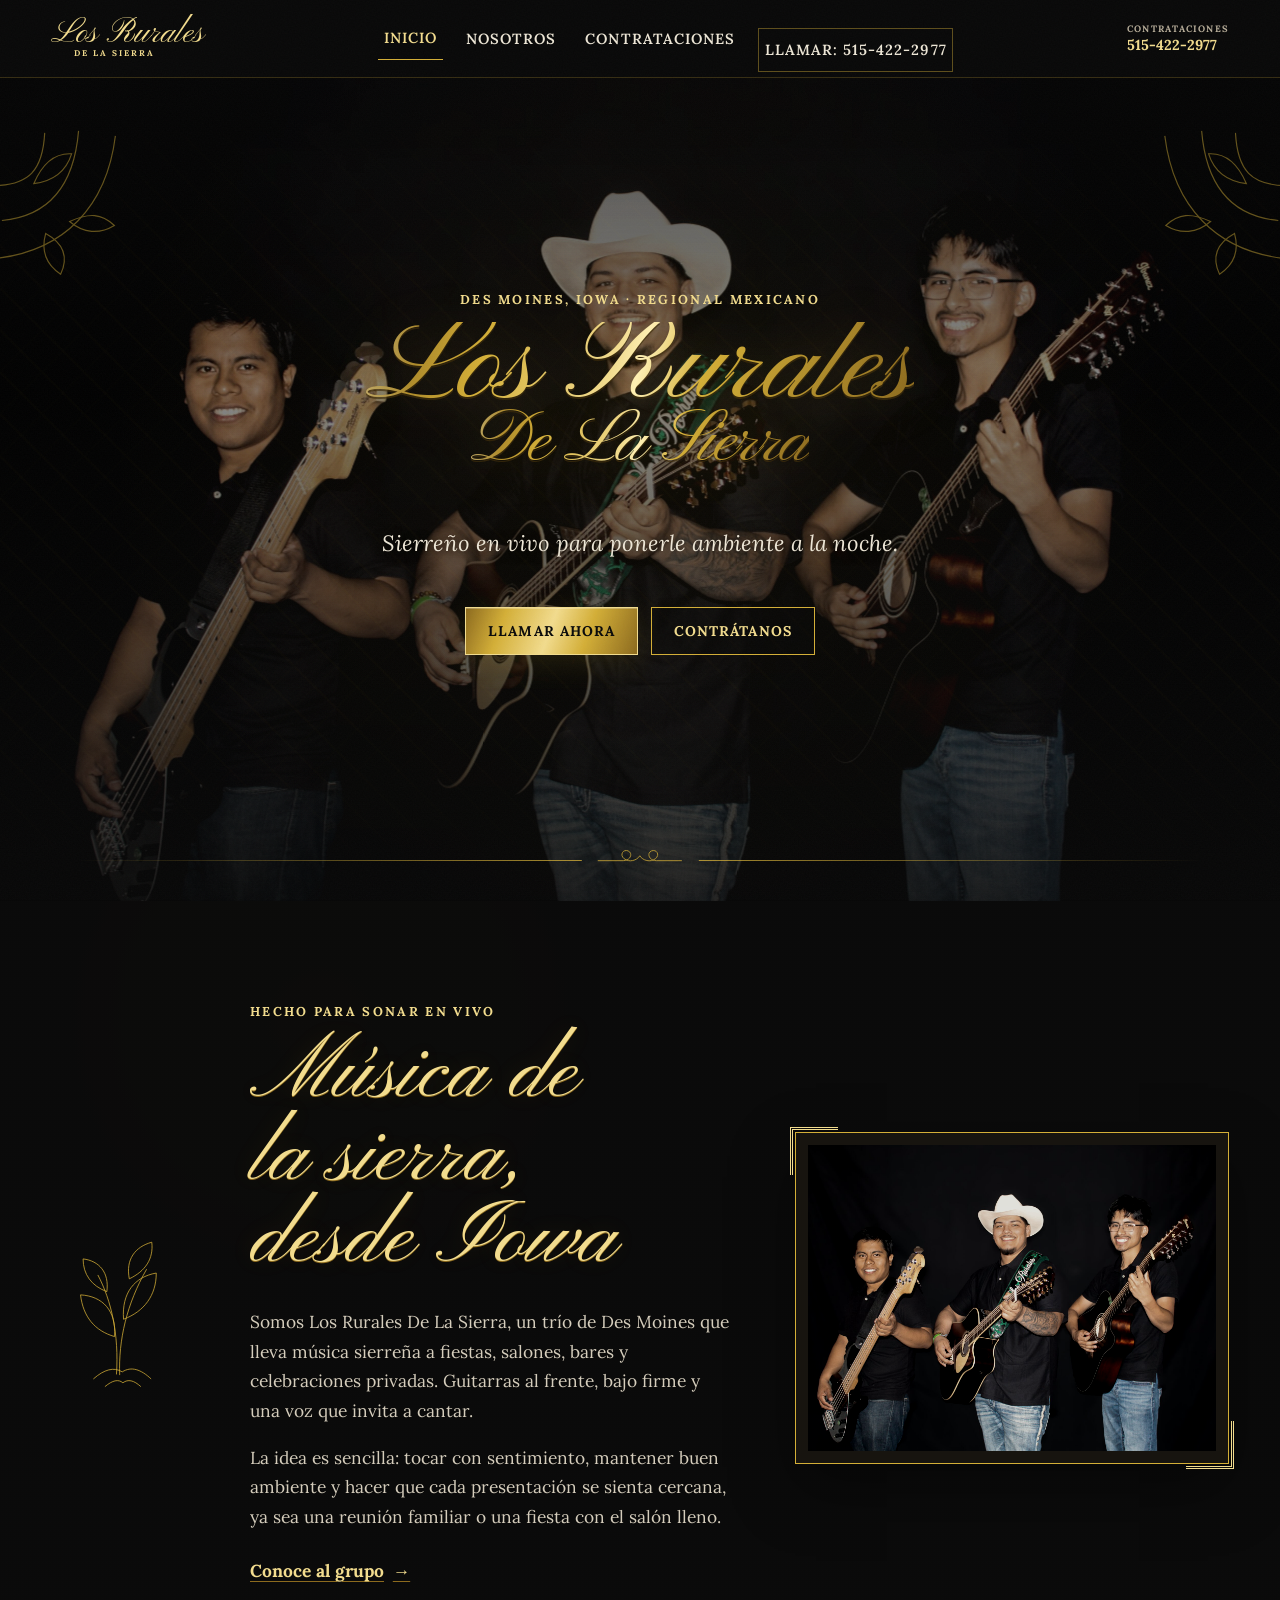
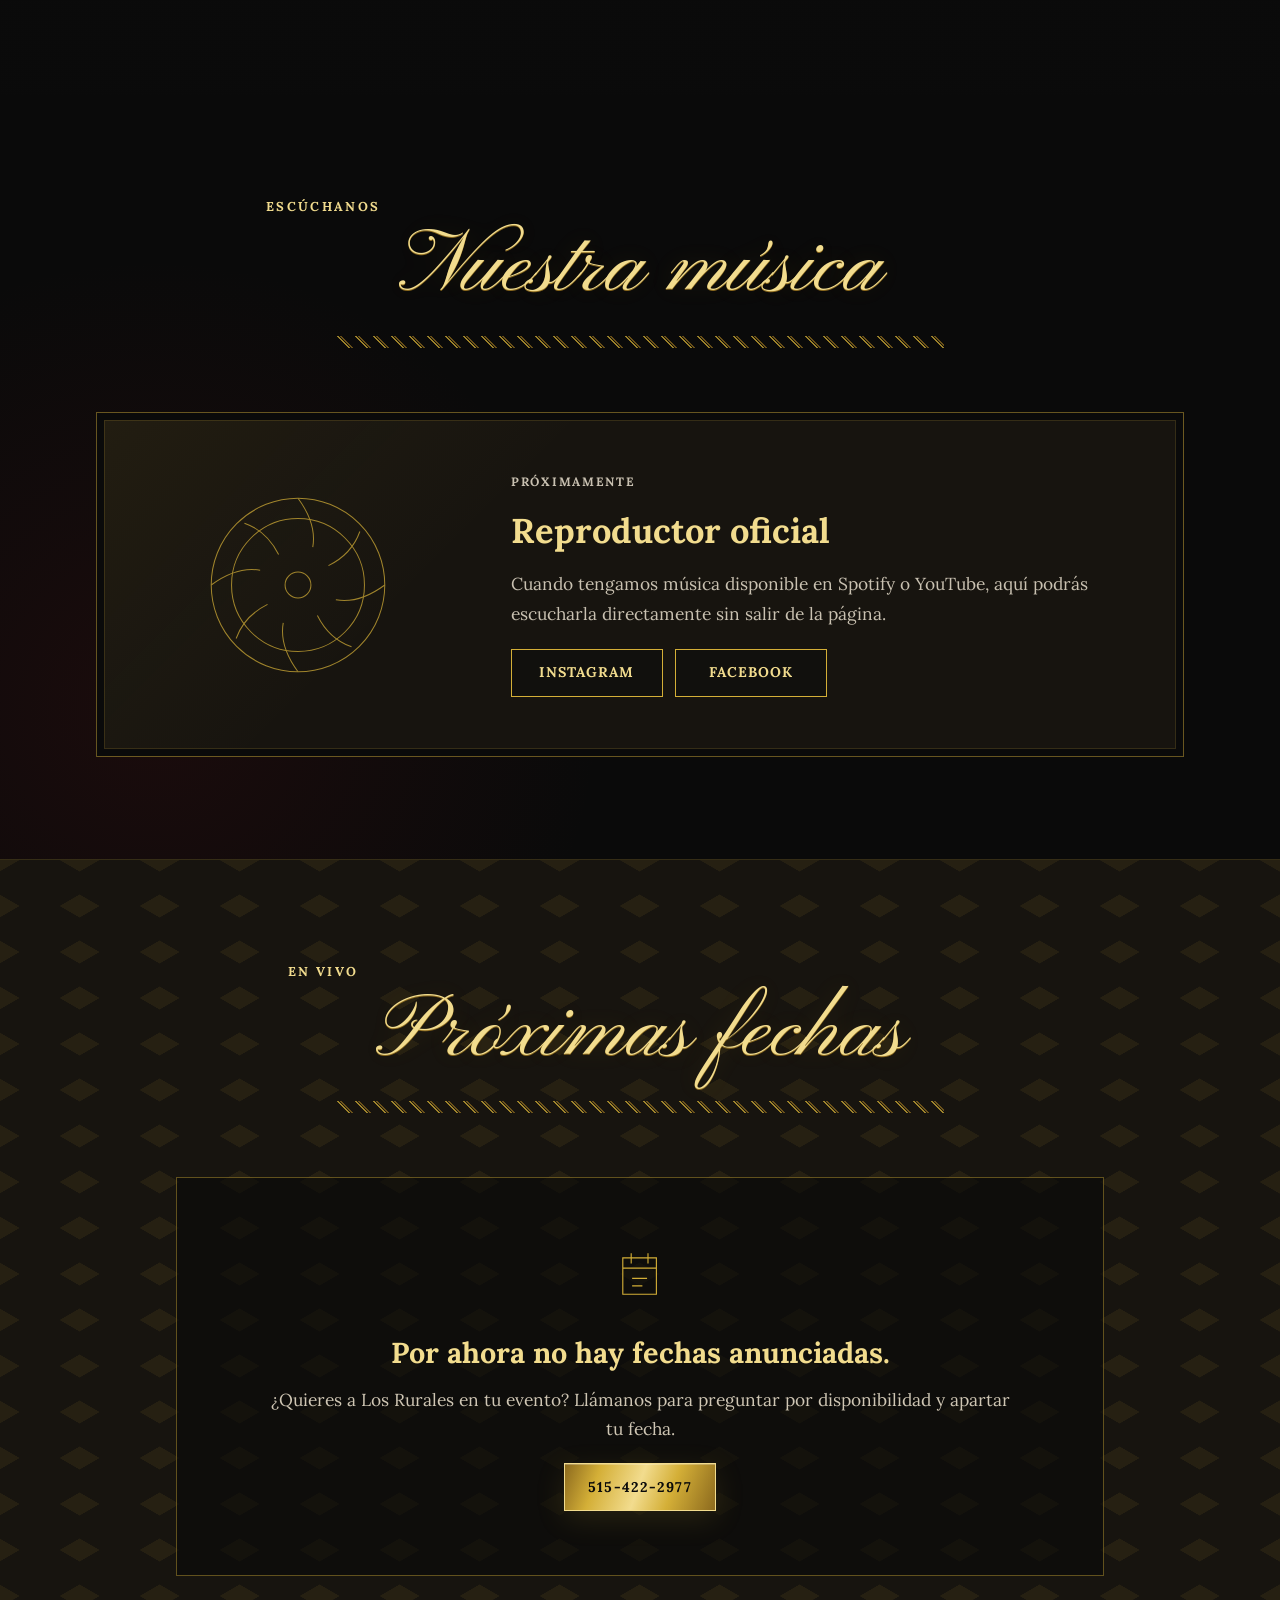
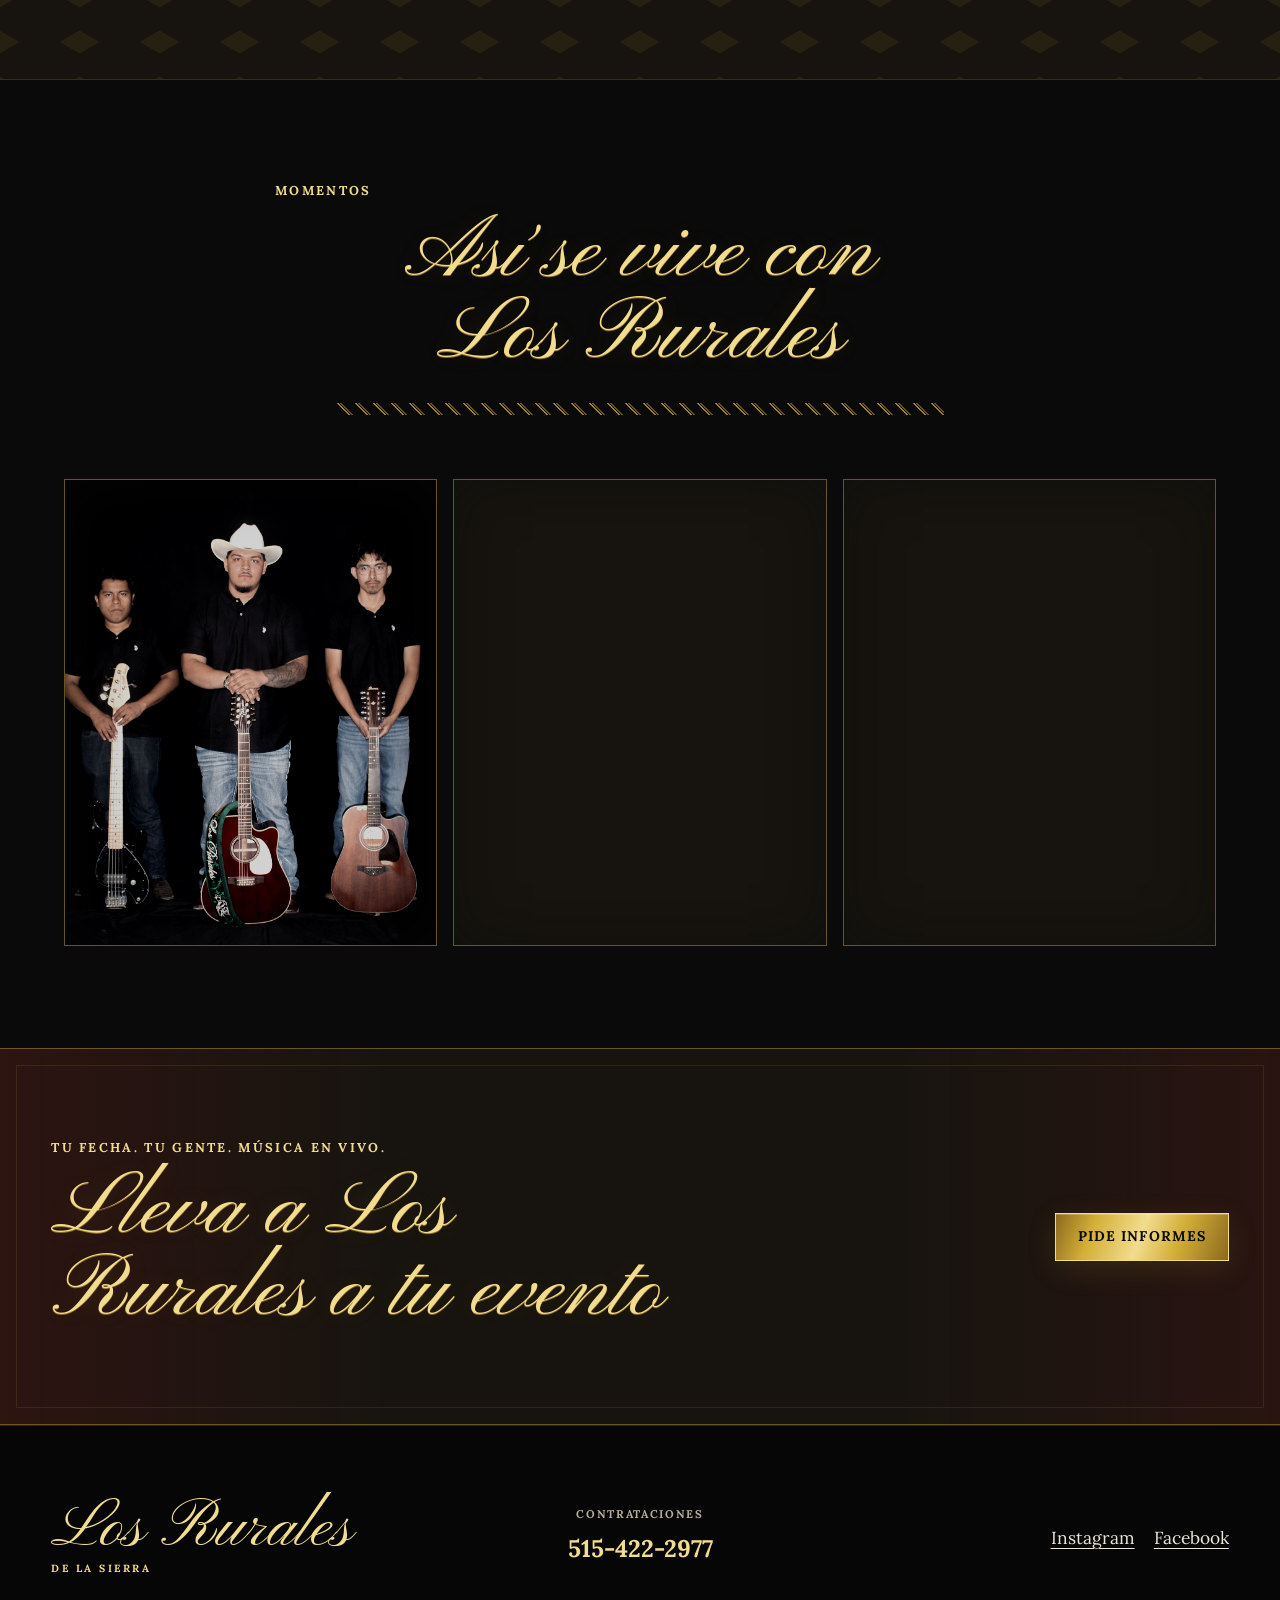
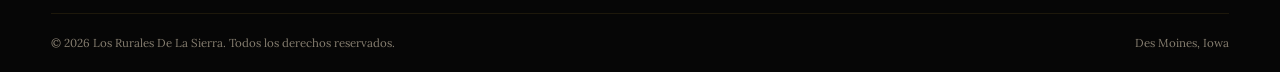
<file: index.html>
<!doctype html>
<html lang="es">
<head>
  <meta charset="utf-8">
  <meta name="viewport" content="width=device-width, initial-scale=1">
  <title>Los Rurales De La Sierra — Des Moines, Iowa</title>
  <meta name="description" content="Los Rurales De La Sierra — música sierreña en vivo desde Des Moines, Iowa. Contrataciones: 515-422-2977.">
  <link rel="canonical" href="https://losruralesdelasierra.com/">
  <meta property="og:type" content="website">
  <meta property="og:site_name" content="Los Rurales De La Sierra">
  <meta property="og:title" content="Los Rurales De La Sierra — Des Moines, Iowa">
  <meta property="og:description" content="Música sierreña en vivo para fiestas y eventos. Contrataciones al 515-422-2977.">
  <meta property="og:url" content="https://losruralesdelasierra.com/">
  <meta property="og:image" content="https://losruralesdelasierra.com/images/og-cover.jpg">
  <meta property="og:locale" content="es_MX">
  <meta name="twitter:card" content="summary_large_image">
  <meta name="twitter:title" content="Los Rurales De La Sierra — Des Moines, Iowa">
  <meta name="twitter:description" content="Música sierreña en vivo para fiestas y eventos. Contrataciones al 515-422-2977.">
  <meta name="twitter:image" content="https://losruralesdelasierra.com/images/og-cover.jpg">
  <meta name="application-name" content="Los Rurales De La Sierra">
  <meta name="apple-mobile-web-app-title" content="Los Rurales De La Sierra">
  <link rel="icon" href="images/favicon.svg" type="image/svg+xml">
  <link rel="preconnect" href="https://fonts.googleapis.com">
  <link rel="preconnect" href="https://fonts.gstatic.com" crossorigin>
  <link href="https://fonts.googleapis.com/css2?family=Lora:ital,wght@0,400;0,600;0,700;1,400&family=Pinyon+Script&display=swap" rel="stylesheet">
  <link rel="stylesheet" href="assets/css/style.css">
  <script src="assets/js/main.js" defer></script>
  <script type="application/ld+json">
  {
    "@context": "https://schema.org",
    "@type": "MusicGroup",
    "name": "Los Rurales De La Sierra",
    "alternateName": "Los Rurales",
    "genre": ["Sierreño", "Regional Mexicano"],
    "telephone": "+1-515-422-2977",
    "areaServed": "Des Moines, Iowa",
    "url": "https://losruralesdelasierra.com/",
    "image": "https://losruralesdelasierra.com/images/og-cover.jpg",
    "sameAs": [
      "https://www.instagram.com/losruralesdelasierra?stkn=MTc0MmJ3a2FyaG13NQ==",
      "https://www.facebook.com/share/1DxSZ4z28a/?mibextid=wwXIfr"
    ],
    "member": [
      {"@type": "OrganizationRole", "member": {"@type": "Person", "name": "Gabriel"}, "roleName": "Voz principal y guitarra"},
      {"@type": "OrganizationRole", "member": {"@type": "Person", "name": "Cris"}, "roleName": "Segunda guitarra"},
      {"@type": "OrganizationRole", "member": {"@type": "Person", "name": "Jesus"}, "roleName": "Bajo"}
    ]
  }
  </script>
</head>
<body class="page page--home">
  <a class="skip-link" href="#main">Saltar al contenido</a>

  <header class="site-header" data-site-header>
    <div class="site-header__inner shell">
      <a class="site-header__brand" href="index.html" aria-label="Los Rurales De La Sierra, inicio">
        <span class="site-header__brand-main">Los Rurales</span>
        <span class="site-header__brand-sub">De La Sierra</span>
      </a>

      <a class="site-header__phone" href="tel:5154222977" aria-label="Llamar al 515-422-2977">
        <span class="site-header__phone-label">Contrataciones</span>
        <span>515-422-2977</span>
      </a>

      <button class="nav-toggle" type="button" aria-expanded="false" aria-controls="site-nav" aria-label="Abrir menú">
        <span></span>
        <span></span>
      </button>

      <nav class="site-nav" id="site-nav" aria-label="Navegación principal">
        <div class="site-nav__ornament" aria-hidden="true">
          <svg viewBox="0 0 160 32" role="img">
            <path d="M4 16h38c12 0 15-10 8-13-7-4-14 5-7 11 6 6 21 4 37 2 16-2 31-4 37 2 7 6 0 15-7 11-7-3-4-13 8-13h38"/>
            <path d="M77 9c4 2 6 5 6 7s-2 5-6 7M83 9c-4 2-6 5-6 7s2 5 6 7"/>
          </svg>
        </div>
        <a href="index.html" aria-current="page">Inicio</a>
        <a href="about.html">Nosotros</a>
        <a href="booking.html">Contrataciones</a>
        <a class="site-nav__call" href="tel:5154222977">Llamar: 515-422-2977</a>
      </nav>
    </div>
  </header>

  <main id="main">
    <section class="hero" aria-labelledby="hero-title">
      <div class="hero__media parallax-hero" aria-hidden="true">
        <img src="images/hero-band.jpg" width="2400" height="1600" alt="" loading="eager" decoding="async" fetchpriority="high">
      </div>
      <div class="hero__scrim"></div>
      <div class="hero__texture" aria-hidden="true"></div>

      <svg class="hero__corner hero__corner--left" viewBox="0 0 180 180" aria-hidden="true">
        <path d="M14 76c34-1 48-15 50-53M21 111c43-4 72-30 77-90M16 149c67-8 110-51 119-123"/>
        <path d="M53 74c9-21 21-31 38-30-5 16-16 27-38 30Zm36 38c20-9 32-8 45 4-15 9-31 8-45-4Zm-24 12c-5 18 0 31 15 41 8-17 3-31-15-41Z"/>
      </svg>
      <svg class="hero__corner hero__corner--right" viewBox="0 0 180 180" aria-hidden="true">
        <path d="M14 76c34-1 48-15 50-53M21 111c43-4 72-30 77-90M16 149c67-8 110-51 119-123"/>
        <path d="M53 74c9-21 21-31 38-30-5 16-16 27-38 30Zm36 38c20-9 32-8 45 4-15 9-31 8-45-4Zm-24 12c-5 18 0 31 15 41 8-17 3-31-15-41Z"/>
      </svg>

      <div class="hero__content shell">
        <p class="eyebrow hero__eyebrow">Des Moines, Iowa · Regional Mexicano</p>
        <h1 class="hero__title" id="hero-title">
          <span class="hero__title-main" data-text="Los Rurales">Los Rurales</span>
          <span class="hero__title-sub" data-text="De La Sierra">De La Sierra</span>
        </h1>
        <p class="hero__tagline">Sierreño en vivo para ponerle ambiente a la noche.</p>
        <div class="hero__actions">
          <a class="button button--gold" href="tel:5154222977">Llamar ahora</a>
          <a class="button button--outline" href="booking.html">Contrátanos</a>
        </div>
      </div>

      <div class="hero__bottom-rule" aria-hidden="true">
        <span></span>
        <svg viewBox="0 0 90 30">
          <path d="M2 15h26c8 0 10-8 5-10-5-2-9 4-4 8 5 4 13 2 16-3 3 5 11 7 16 3 5-4 1-10-4-8-5 2-3 10 5 10h26"/>
        </svg>
        <span></span>
      </div>
    </section>

    <section class="intro section section--paper-grain">
      <div class="shell intro__grid">
        <div class="intro__ornament reveal" aria-hidden="true">
          <svg viewBox="0 0 210 290">
            <path d="M102 264c4-63-8-115-29-155M107 265c-2-55 11-111 42-165M99 205c-31-9-49-31-53-65 34 2 56 24 53 65Zm14-27c32-12 51-37 51-72-34 6-54 31-51 72Zm-26-43c-24-9-37-27-37-51 25 3 41 21 37 51Zm35-20c25-12 38-31 35-57-26 7-41 27-35 57Z"/>
            <path d="M66 271c17-15 32-19 45-11 14-9 29-4 45 11M84 283c12-10 21-12 28-6 8-6 17-4 28 6"/>
          </svg>
        </div>

        <div class="intro__copy reveal">
          <p class="eyebrow">Hecho para sonar en vivo</p>
          <h2 class="section-title">Música de la sierra, desde Iowa</h2>
          <p>Somos Los Rurales De La Sierra, un trío de Des Moines que lleva música sierreña a fiestas, salones, bares y celebraciones privadas. Guitarras al frente, bajo firme y una voz que invita a cantar.</p>
          <p>La idea es sencilla: tocar con sentimiento, mantener buen ambiente y hacer que cada presentación se sienta cercana, ya sea una reunión familiar o una fiesta con el salón lleno.</p>
          <a class="text-link" href="about.html">Conoce al grupo <span aria-hidden="true">→</span></a>
        </div>

        <figure class="intro__photo ornate-frame reveal">
          <img src="images/band-live.jpg" width="1600" height="1200" loading="lazy" decoding="async" alt="Los Rurales De La Sierra tocando juntos durante una presentación en vivo">
        </figure>
      </div>
    </section>

    <section class="music section" aria-labelledby="music-title">
      <div class="shell">
        <div class="section-heading reveal">
          <p class="eyebrow">Escúchanos</p>
          <h2 class="section-title" id="music-title">Nuestra música</h2>
          <div class="braid-rule" aria-hidden="true"><span></span></div>
        </div>

        <div class="music-card reveal">
          <div class="music-card__art" aria-hidden="true">
            <svg viewBox="0 0 260 260">
              <circle cx="130" cy="130" r="94"/>
              <circle cx="130" cy="130" r="72"/>
              <circle cx="130" cy="130" r="14"/>
              <path d="M130 36c14 19 19 36 16 53M224 130c-19 14-36 19-53 16M130 224c-14-19-19-36-16-53M36 130c19-14 36-19 53-16"/>
              <path d="M72 63c17 6 29 18 37 34M197 72c-6 17-18 29-34 37M188 197c-17-6-29-18-37-34M63 188c6-17 18-29 34-37"/>
            </svg>
          </div>
          <div class="music-card__copy">
            <p class="music-card__kicker">Próximamente</p>
            <h3>Reproductor oficial</h3>
            <p>Cuando tengamos música disponible en Spotify o YouTube, aquí podrás escucharla directamente sin salir de la página.</p>
            <div class="music-card__links">
              <a class="button button--outline" href="https://www.instagram.com/losruralesdelasierra?stkn=MTc0MmJ3a2FyaG13NQ==" target="_blank" rel="noopener noreferrer">Instagram</a>
              <a class="button button--outline" href="https://www.facebook.com/share/1DxSZ4z28a/?mibextid=wwXIfr" target="_blank" rel="noopener noreferrer">Facebook</a>
            </div>
          </div>
        </div>
      </div>
    </section>

    <section class="shows section section--charcoal" aria-labelledby="shows-title">
      <div class="shell">
        <div class="section-heading reveal">
          <p class="eyebrow">En vivo</p>
          <h2 class="section-title" id="shows-title">Próximas fechas</h2>
          <div class="braid-rule" aria-hidden="true"><span></span></div>
        </div>

        <div class="shows__list" data-shows-list aria-live="polite"></div>

        <div class="shows__empty reveal" data-shows-empty>
          <svg viewBox="0 0 72 72" aria-hidden="true">
            <path d="M18 17h36v39H18zM18 28h36M27 12v11M45 12v11"/>
            <path d="M28 39h16M28 47h11"/>
          </svg>
          <div>
            <h3>Por ahora no hay fechas anunciadas.</h3>
            <p>¿Quieres a Los Rurales en tu evento? Llámanos para preguntar por disponibilidad y apartar tu fecha.</p>
          </div>
          <a class="button button--gold" href="tel:5154222977">515-422-2977</a>
        </div>

        <template id="show-row-template">
          <article class="show-row">
            <time class="show-row__date" datetime="2026-10-17">
              <span class="show-row__month">OCT</span>
              <span class="show-row__day">17</span>
            </time>
            <div class="show-row__details">
              <h3>Nombre del lugar</h3>
              <p>Des Moines, IA</p>
            </div>
            <a class="show-row__link" href="booking.html">Información <span aria-hidden="true">→</span></a>
          </article>
        </template>
      </div>
    </section>

    <section class="gallery section" aria-labelledby="gallery-title">
      <div class="shell">
        <div class="section-heading reveal">
          <p class="eyebrow">Momentos</p>
          <h2 class="section-title" id="gallery-title">Así se vive con Los Rurales</h2>
          <div class="braid-rule" aria-hidden="true"><span></span></div>
        </div>

        <div class="gallery-strip reveal" data-gallery>
          <button class="gallery-strip__item" type="button" data-lightbox-trigger aria-label="Abrir foto 1 en grande">
            <img src="images/gallery-01.jpg" width="1200" height="1500" loading="lazy" decoding="async" alt="Los Rurales De La Sierra posando juntos para una fotografía promocional">
          </button>
          <button class="gallery-strip__item" type="button" data-lightbox-trigger aria-label="Abrir foto 2 en grande">
            <img src="images/gallery-02.jpg" width="1200" height="1500" loading="lazy" decoding="async" alt="Gabriel cantando y tocando guitarra durante una presentación">
          </button>
          <button class="gallery-strip__item" type="button" data-lightbox-trigger aria-label="Abrir foto 3 en grande">
            <img src="images/gallery-03.jpg" width="1200" height="1500" loading="lazy" decoding="async" alt="Cris tocando la segunda guitarra con Los Rurales De La Sierra">
          </button>
        </div>
      </div>
    </section>

    <section class="cta-band">
      <div class="shell cta-band__inner reveal">
        <div>
          <p class="eyebrow">Tu fecha. Tu gente. Música en vivo.</p>
          <h2 class="section-title">Lleva a Los Rurales a tu evento</h2>
        </div>
        <a class="button button--gold" href="booking.html">Pide informes</a>
      </div>
    </section>
  </main>

  <footer class="site-footer">
    <div class="shell site-footer__grid">
      <div class="site-footer__brand">
        <span>Los Rurales</span>
        <small>De La Sierra</small>
      </div>
      <div class="site-footer__contact">
        <p>Contrataciones</p>
        <a href="tel:5154222977">515-422-2977</a>
      </div>
      <div class="site-footer__social">
        <a href="https://www.instagram.com/losruralesdelasierra?stkn=MTc0MmJ3a2FyaG13NQ==" target="_blank" rel="noopener noreferrer">Instagram</a>
        <a href="https://www.facebook.com/share/1DxSZ4z28a/?mibextid=wwXIfr" target="_blank" rel="noopener noreferrer">Facebook</a>
      </div>
    </div>
    <div class="shell site-footer__bottom">
      <p>© <span data-current-year>2026</span> Los Rurales De La Sierra. Todos los derechos reservados.</p>
      <p>Des Moines, Iowa</p>
    </div>
  </footer>

  <div class="lightbox" data-lightbox hidden role="dialog" aria-modal="true" aria-label="Visor de fotografías">
    <button class="lightbox__backdrop" type="button" data-lightbox-backdrop aria-label="Cerrar visor"></button>
    <div class="lightbox__panel">
      <button class="lightbox__close" type="button" data-lightbox-close aria-label="Cerrar fotografía">×</button>
      <button class="lightbox__nav lightbox__nav--prev" type="button" data-lightbox-prev aria-label="Fotografía anterior">←</button>
      <figure class="lightbox__figure">
        <img data-lightbox-image src="images/gallery-01.jpg" width="1200" height="1500" alt="Los Rurales De La Sierra posando juntos para una fotografía promocional">
        <figcaption data-lightbox-caption></figcaption>
      </figure>
      <button class="lightbox__nav lightbox__nav--next" type="button" data-lightbox-next aria-label="Fotografía siguiente">→</button>
    </div>
  </div>
</body>
</html>
</file>
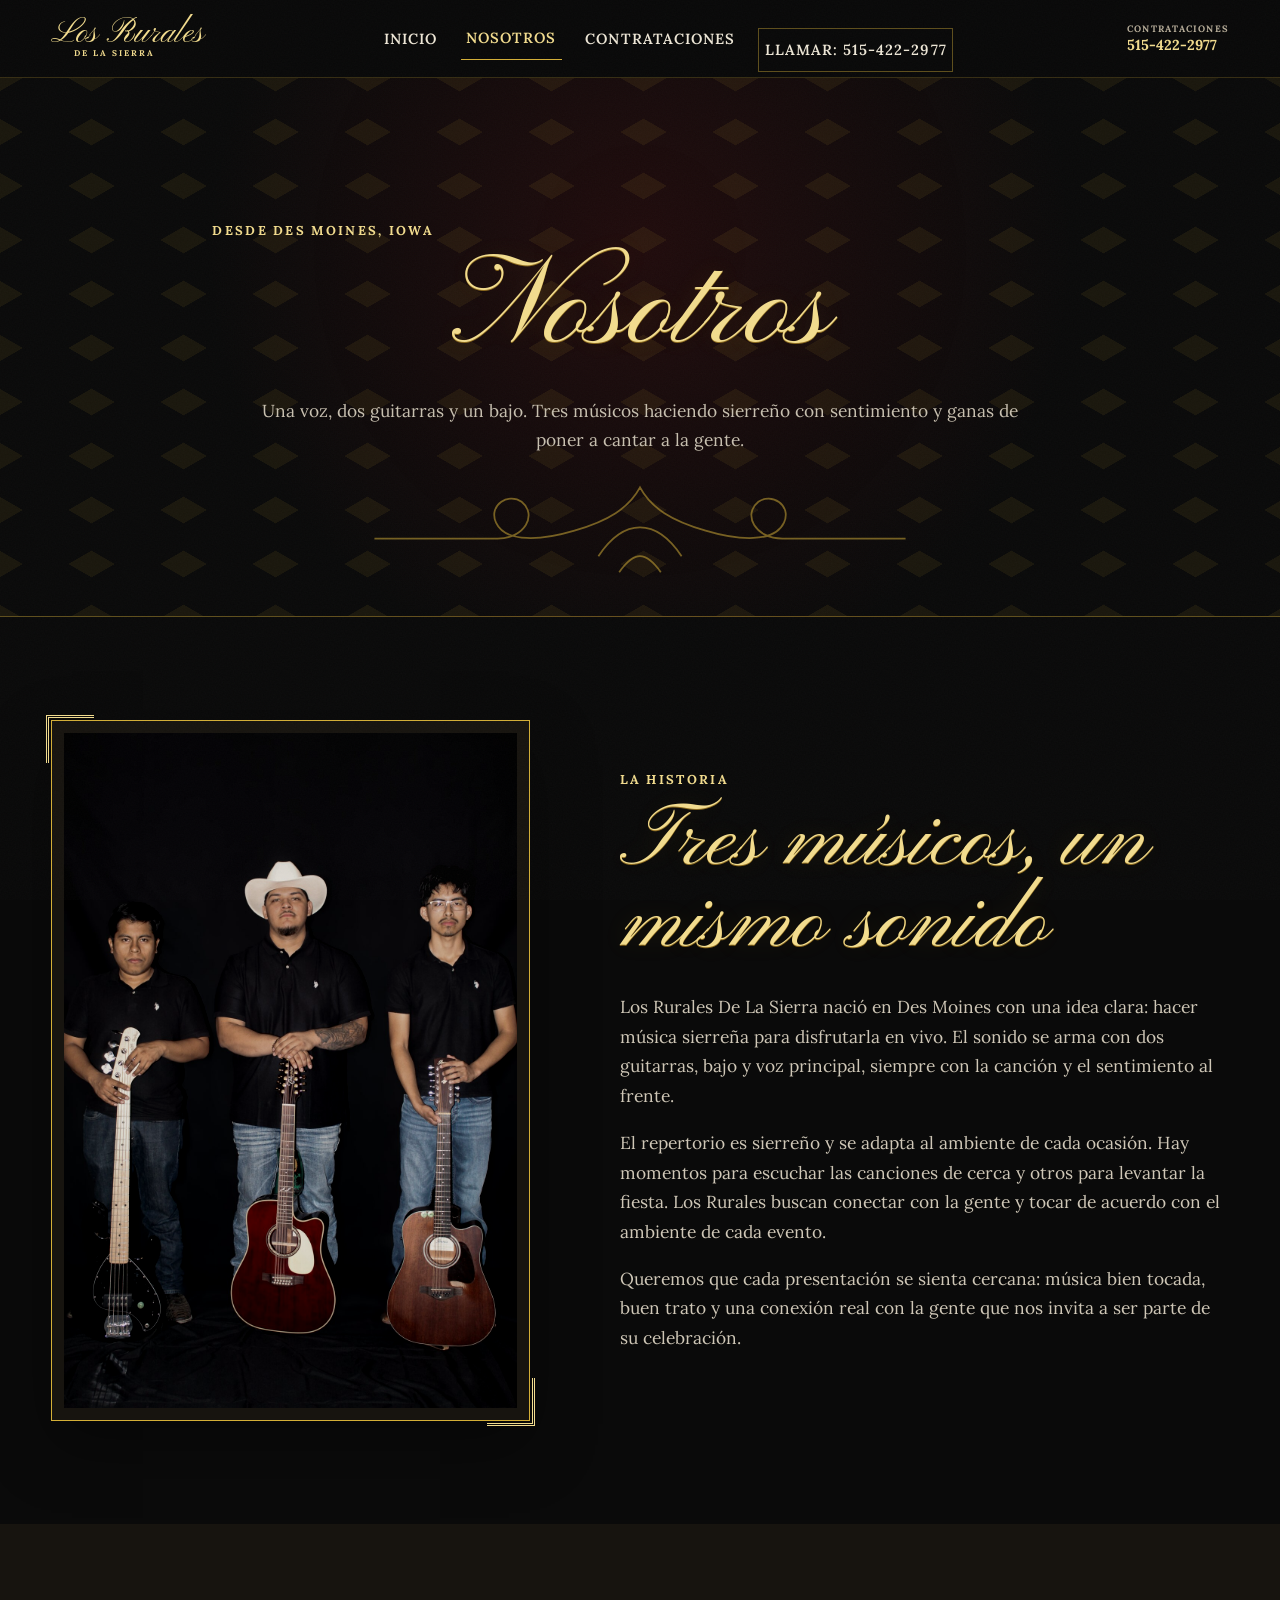
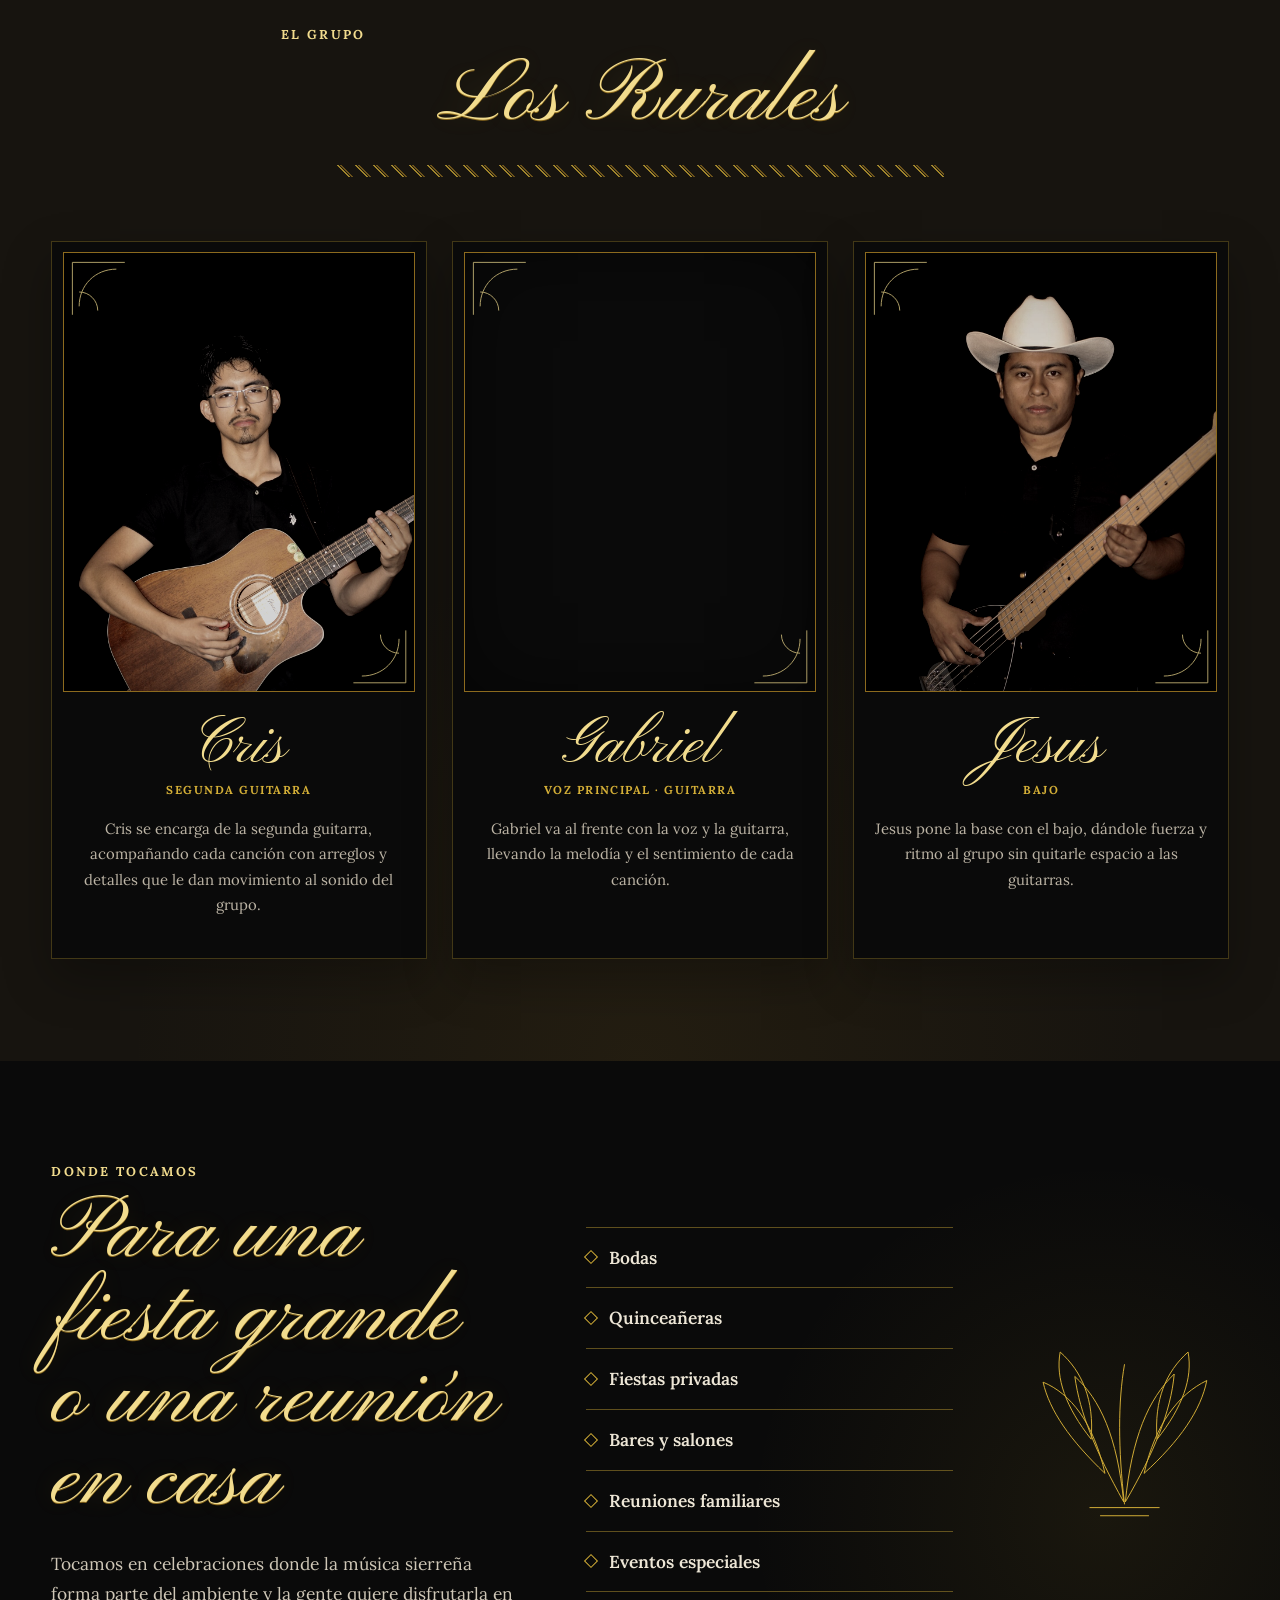
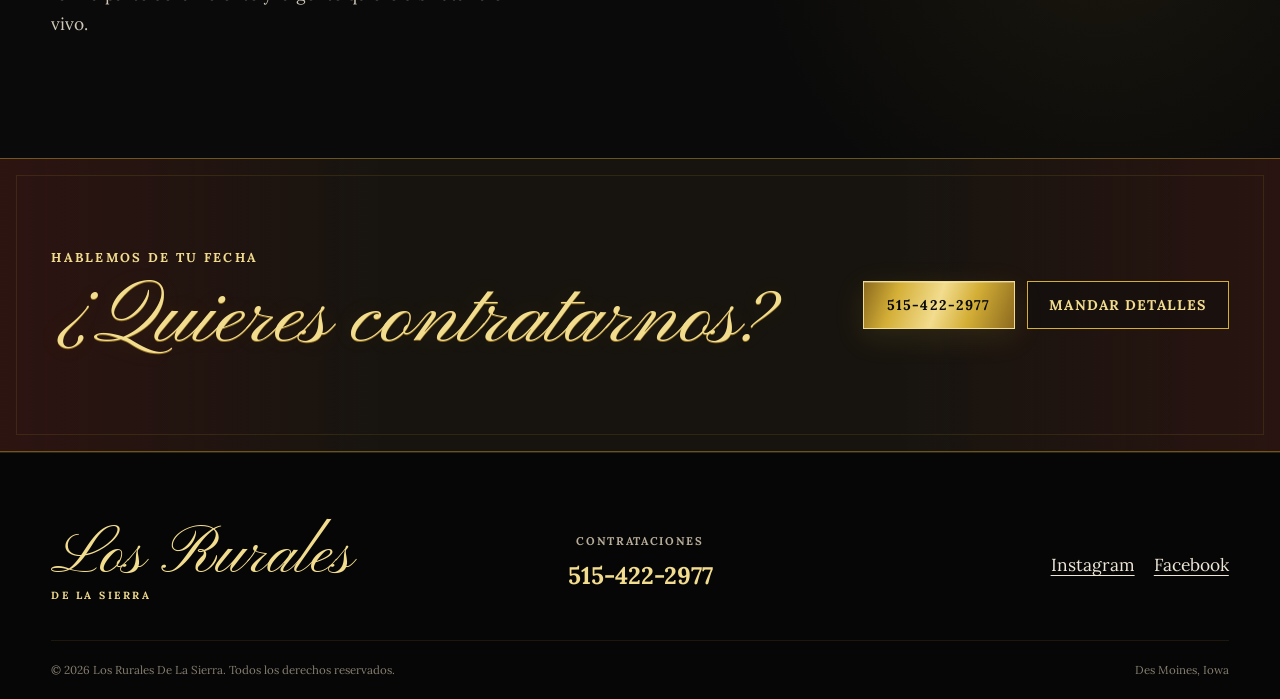
<file: about.html>
<!doctype html>
<html lang="es">
<head>
  <meta charset="utf-8">
  <meta name="viewport" content="width=device-width, initial-scale=1">
  <title>Nosotros | Los Rurales De La Sierra</title>
  <meta name="description" content="Conoce la historia y a los integrantes de Los Rurales De La Sierra: Gabriel, Cris y Jesus, un trío sierreño de Des Moines, Iowa.">
  <link rel="canonical" href="https://losruralesdelasierra.com/about.html">
  <meta property="og:type" content="website">
  <meta property="og:title" content="Nosotros | Los Rurales De La Sierra">
  <meta property="og:description" content="Conoce a Gabriel, Cris y Jesus y la historia de Los Rurales De La Sierra en Des Moines, Iowa.">
  <meta property="og:url" content="https://losruralesdelasierra.com/about.html">
  <meta property="og:image" content="https://losruralesdelasierra.com/images/og-cover.jpg">
  <meta property="og:locale" content="es_MX">
  <meta name="twitter:card" content="summary_large_image">
  <meta name="twitter:title" content="Nosotros | Los Rurales De La Sierra">
  <meta name="twitter:description" content="Conoce a Gabriel, Cris y Jesus y la historia de Los Rurales De La Sierra.">
  <meta name="twitter:image" content="https://losruralesdelasierra.com/images/og-cover.jpg">
  <link rel="icon" href="images/favicon.svg" type="image/svg+xml">
  <link rel="preconnect" href="https://fonts.googleapis.com">
  <link rel="preconnect" href="https://fonts.gstatic.com" crossorigin>
  <link href="https://fonts.googleapis.com/css2?family=Lora:ital,wght@0,400;0,600;0,700;1,400&family=Pinyon+Script&display=swap" rel="stylesheet">
  <link rel="stylesheet" href="assets/css/style.css">
  <script src="assets/js/main.js" defer></script>
  <script type="application/ld+json">
  {
    "@context": "https://schema.org",
    "@type": "MusicGroup",
    "name": "Los Rurales De La Sierra",
    "alternateName": "Los Rurales",
    "genre": ["Sierreño", "Regional Mexicano"],
    "telephone": "+1-515-422-2977",
    "areaServed": "Des Moines, Iowa",
    "url": "https://losruralesdelasierra.com/",
    "sameAs": [
      "https://www.instagram.com/losruralesdelasierra?stkn=MTc0MmJ3a2FyaG13NQ==",
      "https://www.facebook.com/share/1DxSZ4z28a/?mibextid=wwXIfr"
    ]
  }
  </script>
</head>
<body class="page page--about">
  <a class="skip-link" href="#main">Saltar al contenido</a>

  <header class="site-header" data-site-header>
    <div class="site-header__inner shell">
      <a class="site-header__brand" href="index.html" aria-label="Los Rurales De La Sierra, inicio">
        <span class="site-header__brand-main">Los Rurales</span>
        <span class="site-header__brand-sub">De La Sierra</span>
      </a>
      <a class="site-header__phone" href="tel:5154222977" aria-label="Llamar al 515-422-2977">
        <span class="site-header__phone-label">Contrataciones</span>
        <span>515-422-2977</span>
      </a>
      <button class="nav-toggle" type="button" aria-expanded="false" aria-controls="site-nav" aria-label="Abrir menú">
        <span></span>
        <span></span>
      </button>
      <nav class="site-nav" id="site-nav" aria-label="Navegación principal">
        <div class="site-nav__ornament" aria-hidden="true">
          <svg viewBox="0 0 160 32" role="img">
            <path d="M4 16h38c12 0 15-10 8-13-7-4-14 5-7 11 6 6 21 4 37 2 16-2 31-4 37 2 7 6 0 15-7 11-7-3-4-13 8-13h38"/>
            <path d="M77 9c4 2 6 5 6 7s-2 5-6 7M83 9c-4 2-6 5-6 7s2 5 6 7"/>
          </svg>
        </div>
        <a href="index.html">Inicio</a>
        <a href="about.html" aria-current="page">Nosotros</a>
        <a href="booking.html">Contrataciones</a>
        <a class="site-nav__call" href="tel:5154222977">Llamar: 515-422-2977</a>
      </nav>
    </div>
  </header>

  <main id="main">
    <section class="page-hero" aria-labelledby="page-title">
      <div class="page-hero__texture" aria-hidden="true"></div>
      <div class="page-hero__ornament" aria-hidden="true">
        <svg viewBox="0 0 340 72">
          <path d="M4 36h77c17 0 25-15 15-23-8-6-21 2-16 13 6 13 29 11 49 5 21-6 34-14 41-27 7 13 20 21 41 27 20 6 43 8 49-5 5-11-8-19-16-13-10 8-2 23 15 23h77"/>
          <path d="M144 47c8-12 17-18 26-18s18 6 26 18M157 57c5-7 9-10 13-10s8 3 13 10"/>
        </svg>
      </div>
      <div class="shell page-hero__inner">
        <p class="eyebrow">Desde Des Moines, Iowa</p>
        <h1 class="page-title" id="page-title">Nosotros</h1>
        <p>Una voz, dos guitarras y un bajo. Tres músicos haciendo sierreño con sentimiento y ganas de poner a cantar a la gente.</p>
      </div>
    </section>

    <section class="story section">
      <div class="shell story__grid">
        <figure class="story__photo ornate-frame reveal">
          <img src="images/story-band.jpg" width="1200" height="1790" loading="lazy" decoding="async" alt="Gabriel, Cris y Jesus, integrantes de Los Rurales De La Sierra, reunidos como grupo">
        </figure>
        <div class="story__copy reveal">
          <p class="eyebrow">La historia</p>
          <h2 class="section-title">Tres músicos, un mismo sonido</h2>
          <p>Los Rurales De La Sierra nació en Des Moines con una idea clara: hacer música sierreña para disfrutarla en vivo. El sonido se arma con dos guitarras, bajo y voz principal, siempre con la canción y el sentimiento al frente.</p>
          <p>El repertorio es sierreño y se adapta al ambiente de cada ocasión. Hay momentos para escuchar las canciones de cerca y otros para levantar la fiesta. Los Rurales buscan conectar con la gente y tocar de acuerdo con el ambiente de cada evento.</p>
          <p>Queremos que cada presentación se sienta cercana: música bien tocada, buen trato y una conexión real con la gente que nos invita a ser parte de su celebración.</p>
        </div>
      </div>
    </section>

    <section class="members section section--charcoal" aria-labelledby="members-title">
      <div class="shell">
        <div class="section-heading reveal">
          <p class="eyebrow">El grupo</p>
          <h2 class="section-title" id="members-title">Los Rurales</h2>
          <div class="braid-rule" aria-hidden="true"><span></span></div>
        </div>

        <div class="members__grid">
          <article class="member-card member-card--gabriel reveal">
            <div class="member-card__frame">
              <img src="images/gabriel.jpg" width="1200" height="1500" loading="lazy" decoding="async" alt="Retrato de Gabriel, voz principal y guitarrista de Los Rurales De La Sierra">
              <svg class="member-card__corner member-card__corner--tl" viewBox="0 0 70 70" aria-hidden="true"><path d="M4 66V4h62M12 56c0-25 19-44 44-44M12 39c12 0 22 10 22 22"/></svg>
              <svg class="member-card__corner member-card__corner--br" viewBox="0 0 70 70" aria-hidden="true"><path d="M4 66V4h62M12 56c0-25 19-44 44-44M12 39c12 0 22 10 22 22"/></svg>
            </div>
            <div class="member-card__body">
              <h3>Gabriel</h3>
              <p class="member-card__role">Voz principal · Guitarra</p>
              <p>Gabriel va al frente con la voz y la guitarra, llevando la melodía y el sentimiento de cada canción.</p>
            </div>
          </article>

          <article class="member-card member-card--cris reveal">
            <div class="member-card__frame">
              <img src="images/cris.jpg" width="1200" height="1500" loading="lazy" decoding="async" alt="Retrato de Cris, segunda guitarra de Los Rurales De La Sierra">
              <svg class="member-card__corner member-card__corner--tl" viewBox="0 0 70 70" aria-hidden="true"><path d="M4 66V4h62M12 56c0-25 19-44 44-44M12 39c12 0 22 10 22 22"/></svg>
              <svg class="member-card__corner member-card__corner--br" viewBox="0 0 70 70" aria-hidden="true"><path d="M4 66V4h62M12 56c0-25 19-44 44-44M12 39c12 0 22 10 22 22"/></svg>
            </div>
            <div class="member-card__body">
              <h3>Cris</h3>
              <p class="member-card__role">Segunda guitarra</p>
              <p>Cris se encarga de la segunda guitarra, acompañando cada canción con arreglos y detalles que le dan movimiento al sonido del grupo.</p>
            </div>
          </article>

          <article class="member-card member-card--jesus reveal">
            <div class="member-card__frame">
              <img src="images/jesus.jpg" width="1200" height="1500" loading="lazy" decoding="async" alt="Retrato de Jesus, bajista de Los Rurales De La Sierra">
              <svg class="member-card__corner member-card__corner--tl" viewBox="0 0 70 70" aria-hidden="true"><path d="M4 66V4h62M12 56c0-25 19-44 44-44M12 39c12 0 22 10 22 22"/></svg>
              <svg class="member-card__corner member-card__corner--br" viewBox="0 0 70 70" aria-hidden="true"><path d="M4 66V4h62M12 56c0-25 19-44 44-44M12 39c12 0 22 10 22 22"/></svg>
            </div>
            <div class="member-card__body">
              <h3>Jesus</h3>
              <p class="member-card__role">Bajo</p>
              <p>Jesus pone la base con el bajo, dándole fuerza y ritmo al grupo sin quitarle espacio a las guitarras.</p>
            </div>
          </article>
        </div>
      </div>
    </section>

    <section class="events section">
      <div class="shell events__grid">
        <div class="events__copy reveal">
          <p class="eyebrow">Donde tocamos</p>
          <h2 class="section-title">Para una fiesta grande o una reunión en casa</h2>
          <p>Tocamos en celebraciones donde la música sierreña forma parte del ambiente y la gente quiere disfrutarla en vivo.</p>
        </div>
        <div class="events__list reveal" aria-label="Tipos de eventos">
          <span>Bodas</span>
          <span>Quinceañeras</span>
          <span>Fiestas privadas</span>
          <span>Bares y salones</span>
          <span>Reuniones familiares</span>
          <span>Eventos especiales</span>
        </div>
        <svg class="events__agave reveal" viewBox="0 0 260 280" aria-hidden="true">
          <path d="M132 257c-8-69-8-126 0-172M131 254c-34-61-54-109-60-154 31 28 52 74 60 154Zm2 0c35-60 56-111 60-157-32 31-52 78-60 157Zm-25-35c-43-41-68-77-76-112 34 14 62 50 76 112Zm48 0c44-40 70-78 77-114-35 17-63 53-77 114ZM91 177c-31-39-44-75-38-107 27 24 42 59 38 107Zm81 0c31-39 44-75 38-107-27 24-42 59-38 107Z"/>
          <path d="M89 261h86M102 271h60"/>
        </svg>
      </div>
    </section>

    <section class="cta-band">
      <div class="shell cta-band__inner reveal">
        <div>
          <p class="eyebrow">Hablemos de tu fecha</p>
          <h2 class="section-title">¿Quieres contratarnos?</h2>
        </div>
        <div class="cta-band__actions">
          <a class="button button--gold" href="tel:5154222977">515-422-2977</a>
          <a class="button button--outline" href="booking.html">Mandar detalles</a>
        </div>
      </div>
    </section>
  </main>

  <footer class="site-footer">
    <div class="shell site-footer__grid">
      <div class="site-footer__brand">
        <span>Los Rurales</span>
        <small>De La Sierra</small>
      </div>
      <div class="site-footer__contact">
        <p>Contrataciones</p>
        <a href="tel:5154222977">515-422-2977</a>
      </div>
      <div class="site-footer__social">
        <a href="https://www.instagram.com/losruralesdelasierra?stkn=MTc0MmJ3a2FyaG13NQ==" target="_blank" rel="noopener noreferrer">Instagram</a>
        <a href="https://www.facebook.com/share/1DxSZ4z28a/?mibextid=wwXIfr" target="_blank" rel="noopener noreferrer">Facebook</a>
      </div>
    </div>
    <div class="shell site-footer__bottom">
      <p>© <span data-current-year>2026</span> Los Rurales De La Sierra. Todos los derechos reservados.</p>
      <p>Des Moines, Iowa</p>
    </div>
  </footer>
</body>
</html>
</file>
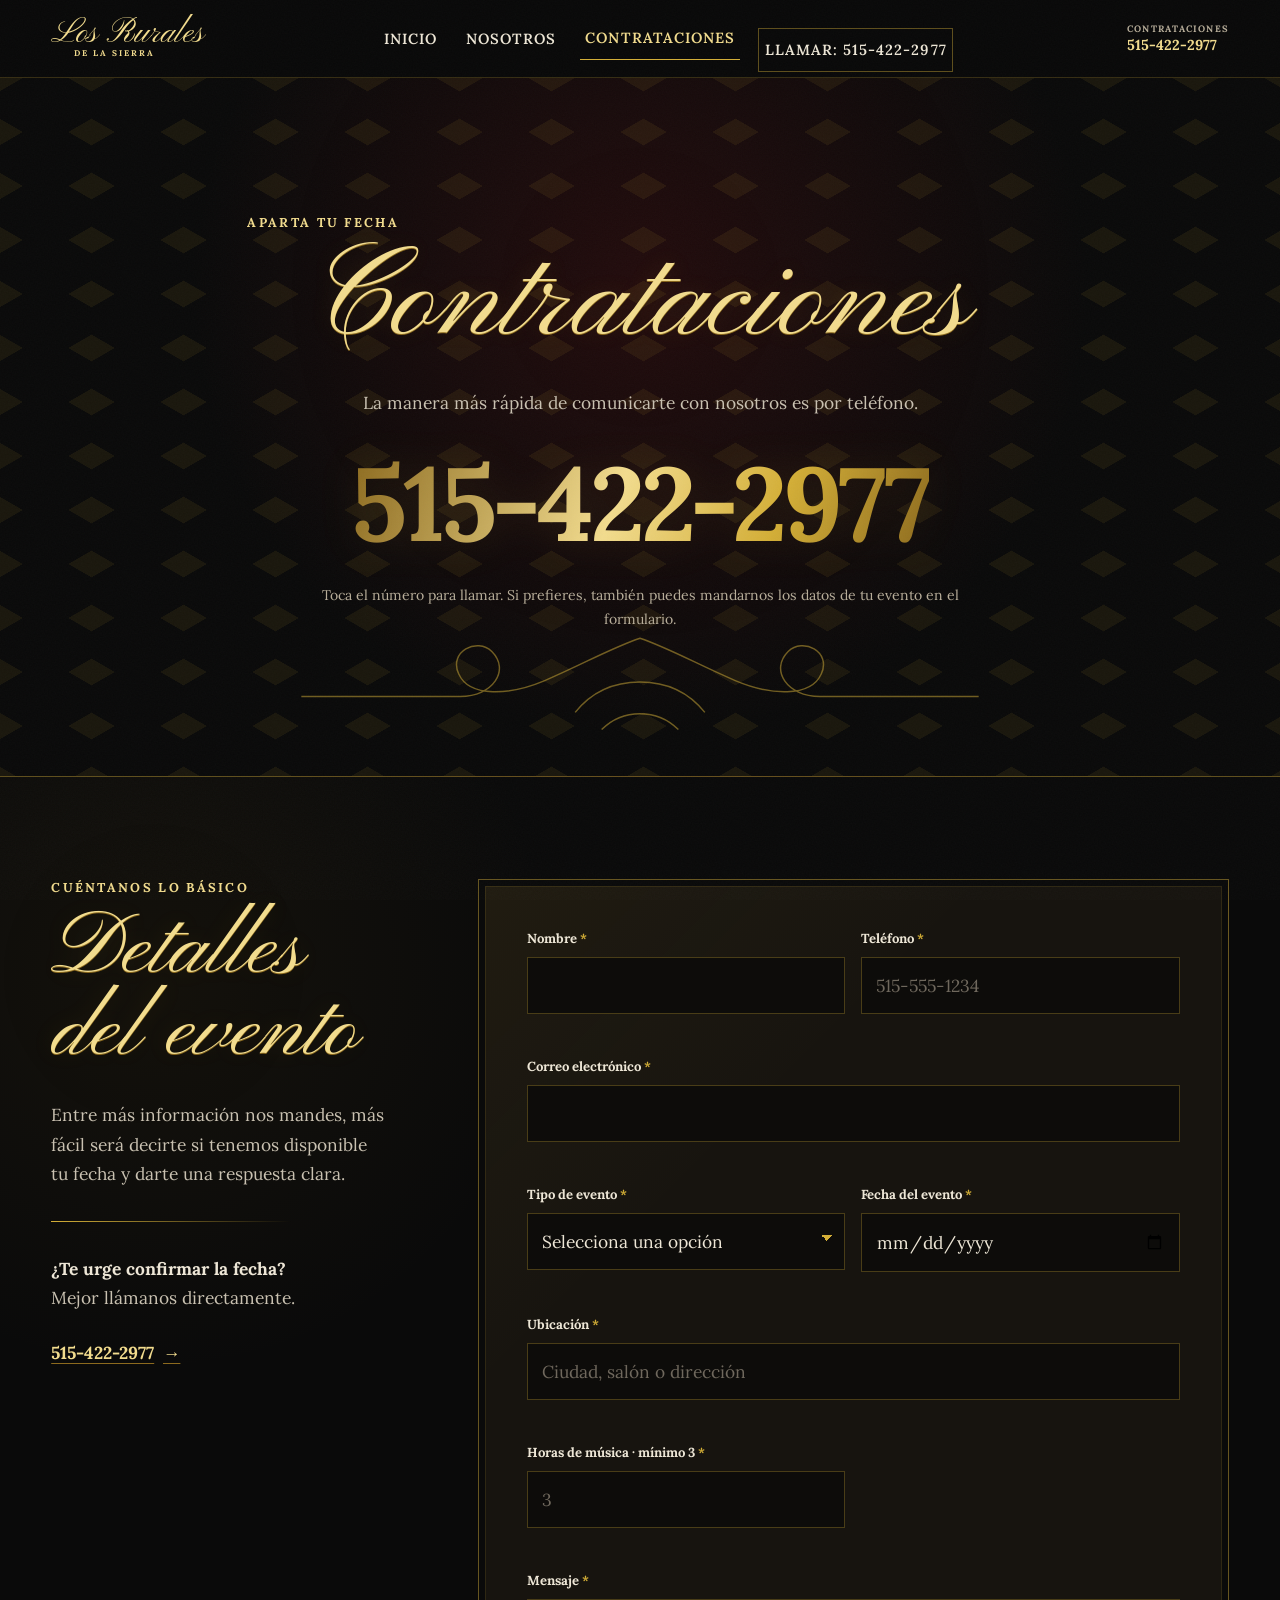
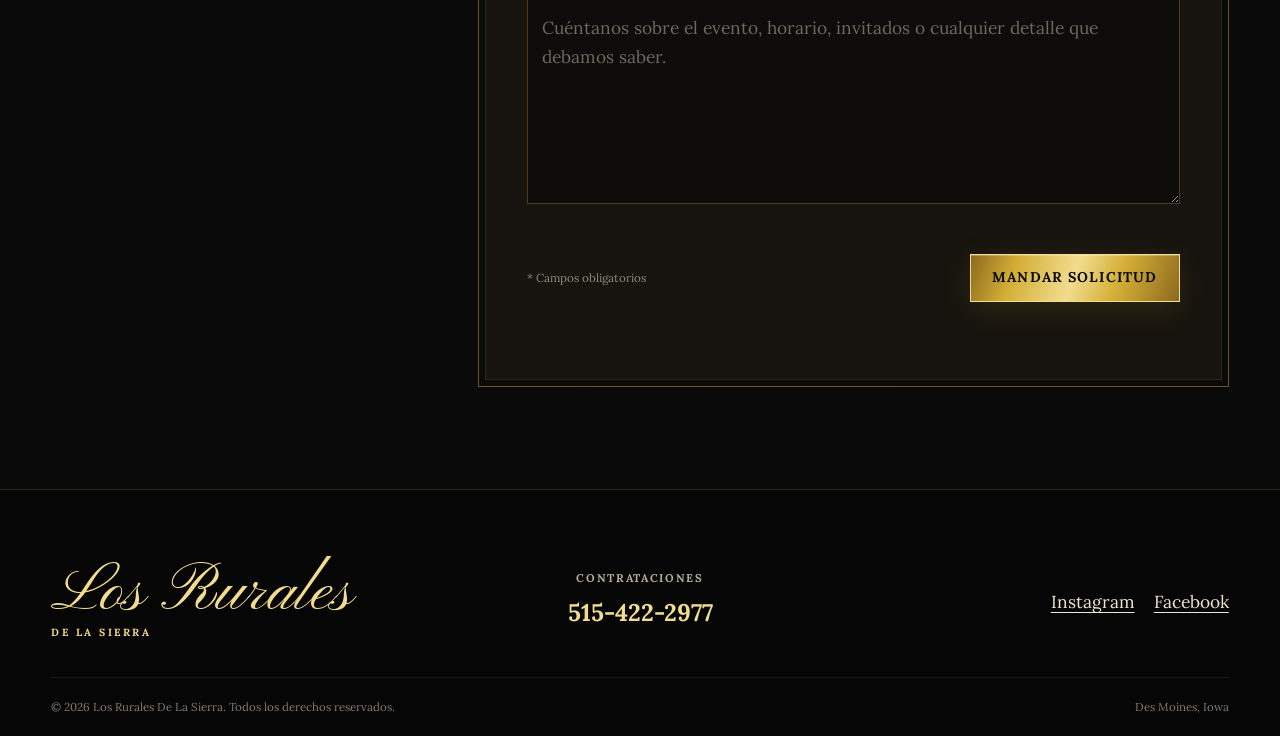
<file: booking.html>
<!doctype html>
<html lang="es">
<head>
  <meta charset="utf-8">
  <meta name="viewport" content="width=device-width, initial-scale=1">
  <title>Contrataciones | Los Rurales De La Sierra</title>
  <meta name="description" content="Contrata a Los Rurales De La Sierra para bodas, quinceañeras, fiestas privadas, bares y salones. Llama al 515-422-2977 o envía los datos de tu evento.">
  <link rel="canonical" href="https://losruralesdelasierra.com/booking.html">
  <meta property="og:type" content="website">
  <meta property="og:title" content="Contrataciones | Los Rurales De La Sierra">
  <meta property="og:description" content="Aparta tu fecha con Los Rurales De La Sierra. Llama al 515-422-2977 o envía los datos de tu evento.">
  <meta property="og:url" content="https://losruralesdelasierra.com/booking.html">
  <meta property="og:image" content="https://losruralesdelasierra.com/images/og-cover.jpg">
  <meta property="og:locale" content="es_MX">
  <meta name="twitter:card" content="summary_large_image">
  <meta name="twitter:title" content="Contrataciones | Los Rurales De La Sierra">
  <meta name="twitter:description" content="Aparta tu fecha con Los Rurales De La Sierra. Llama al 515-422-2977 o envía los datos de tu evento.">
  <meta name="twitter:image" content="https://losruralesdelasierra.com/images/og-cover.jpg">
  <link rel="icon" href="images/favicon.svg" type="image/svg+xml">
  <link rel="preconnect" href="https://fonts.googleapis.com">
  <link rel="preconnect" href="https://fonts.gstatic.com" crossorigin>
  <link href="https://fonts.googleapis.com/css2?family=Lora:ital,wght@0,400;0,600;0,700;1,400&family=Pinyon+Script&display=swap" rel="stylesheet">
  <link rel="stylesheet" href="assets/css/style.css">
  <script src="assets/js/main.js" defer></script>
  <script type="application/ld+json">
  {
    "@context": "https://schema.org",
    "@type": "MusicGroup",
    "name": "Los Rurales De La Sierra",
    "telephone": "+1-515-422-2977",
    "genre": ["Sierreño", "Regional Mexicano"],
    "areaServed": "Des Moines, Iowa",
    "url": "https://losruralesdelasierra.com/booking.html",
    "sameAs": [
      "https://www.instagram.com/losruralesdelasierra?stkn=MTc0MmJ3a2FyaG13NQ==",
      "https://www.facebook.com/share/1DxSZ4z28a/?mibextid=wwXIfr"
    ]
  }
  </script>
</head>
<body class="page page--booking">
  <a class="skip-link" href="#main">Saltar al contenido</a>

  <header class="site-header" data-site-header>
    <div class="site-header__inner shell">
      <a class="site-header__brand" href="index.html" aria-label="Los Rurales De La Sierra, inicio">
        <span class="site-header__brand-main">Los Rurales</span>
        <span class="site-header__brand-sub">De La Sierra</span>
      </a>
      <a class="site-header__phone" href="tel:5154222977" aria-label="Llamar al 515-422-2977">
        <span class="site-header__phone-label">Contrataciones</span>
        <span>515-422-2977</span>
      </a>
      <button class="nav-toggle" type="button" aria-expanded="false" aria-controls="site-nav" aria-label="Abrir menú">
        <span></span>
        <span></span>
      </button>
      <nav class="site-nav" id="site-nav" aria-label="Navegación principal">
        <div class="site-nav__ornament" aria-hidden="true">
          <svg viewBox="0 0 160 32" role="img">
            <path d="M4 16h38c12 0 15-10 8-13-7-4-14 5-7 11 6 6 21 4 37 2 16-2 31-4 37 2 7 6 0 15-7 11-7-3-4-13 8-13h38"/>
            <path d="M77 9c4 2 6 5 6 7s-2 5-6 7M83 9c-4 2-6 5-6 7s2 5 6 7"/>
          </svg>
        </div>
        <a href="index.html">Inicio</a>
        <a href="about.html">Nosotros</a>
        <a href="booking.html" aria-current="page">Contrataciones</a>
        <a class="site-nav__call" href="tel:5154222977">Llamar: 515-422-2977</a>
      </nav>
    </div>
  </header>

  <main id="main">
    <section class="booking-hero" aria-labelledby="booking-title">
      <div class="booking-hero__texture" aria-hidden="true"></div>
      <div class="shell booking-hero__inner">
        <p class="eyebrow">Aparta tu fecha</p>
        <h1 class="page-title" id="booking-title">Contrataciones</h1>
        <p class="booking-hero__lead">La manera más rápida de comunicarte con nosotros es por teléfono.</p>
        <a class="booking-hero__phone" href="tel:5154222977">515-422-2977</a>
        <p class="booking-hero__note">Toca el número para llamar. Si prefieres, también puedes mandarnos los datos de tu evento en el formulario.</p>
      </div>
      <div class="booking-hero__filigree" aria-hidden="true">
        <svg viewBox="0 0 520 96">
          <path d="M4 48h120c25 0 38-20 24-34-11-11-33 0-25 17 8 18 39 16 65 5 28-12 51-25 72-32 21 7 44 20 72 32 26 11 57 13 65-5 8-17-14-28-25-17-14 14-1 34 24 34h120"/>
          <path d="M211 60c12-15 28-23 49-23s37 8 49 23M231 73c8-8 18-12 29-12s21 4 29 12"/>
        </svg>
      </div>
    </section>

    <section class="booking section" aria-labelledby="form-title">
      <div class="shell booking__grid">
        <aside class="booking__aside reveal">
          <p class="eyebrow">Cuéntanos lo básico</p>
          <h2 class="section-title" id="form-title">Detalles del evento</h2>
          <p>Entre más información nos mandes, más fácil será decirte si tenemos disponible tu fecha y darte una respuesta clara.</p>
          <div class="booking__aside-rule" aria-hidden="true"></div>
          <p><strong>¿Te urge confirmar la fecha?</strong><br>Mejor llámanos directamente.</p>
          <a class="text-link" href="tel:5154222977">515-422-2977 <span aria-hidden="true">→</span></a>
        </aside>

        <div class="booking__form-wrap reveal">
          <form class="booking-form" data-booking-form novalidate>
            <div class="form-honeypot" aria-hidden="true">
              <label for="company">Empresa</label>
              <input id="company" name="company" type="text" tabindex="-1" autocomplete="off">
            </div>

            <div class="form-grid">
              <div class="form-field">
                <label for="name">Nombre <span aria-hidden="true">*</span></label>
                <input id="name" name="name" type="text" autocomplete="name" required aria-describedby="name-error">
                <p class="form-error" id="name-error" data-error-for="name"></p>
              </div>

              <div class="form-field">
                <label for="phone">Teléfono <span aria-hidden="true">*</span></label>
                <input id="phone" name="phone" type="tel" inputmode="tel" autocomplete="tel" placeholder="515-555-1234" required aria-describedby="phone-error">
                <p class="form-error" id="phone-error" data-error-for="phone"></p>
              </div>

              <div class="form-field form-field--wide">
                <label for="email">Correo electrónico <span aria-hidden="true">*</span></label>
                <input id="email" name="email" type="email" inputmode="email" autocomplete="email" required aria-describedby="email-error">
                <p class="form-error" id="email-error" data-error-for="email"></p>
              </div>

              <div class="form-field">
                <label for="eventType">Tipo de evento <span aria-hidden="true">*</span></label>
                <select id="eventType" name="eventType" required aria-describedby="eventType-error">
                  <option value="">Selecciona una opción</option>
                  <option value="Boda">Boda</option>
                  <option value="Quinceañera">Quinceañera</option>
                  <option value="Fiesta privada">Fiesta privada</option>
                  <option value="Bar o salón">Bar o salón</option>
                  <option value="Otro">Otro</option>
                </select>
                <p class="form-error" id="eventType-error" data-error-for="eventType"></p>
              </div>

              <div class="form-field">
                <label for="eventDate">Fecha del evento <span aria-hidden="true">*</span></label>
                <input id="eventDate" name="eventDate" type="date" required aria-describedby="eventDate-error">
                <p class="form-error" id="eventDate-error" data-error-for="eventDate"></p>
              </div>

              <div class="form-field form-field--wide">
                <label for="location">Ubicación <span aria-hidden="true">*</span></label>
                <input id="location" name="location" type="text" autocomplete="street-address" placeholder="Ciudad, salón o dirección" required aria-describedby="location-error">
                <p class="form-error" id="location-error" data-error-for="location"></p>
              </div>

              <div class="form-field">
                <label for="musicHours">Horas de música · mínimo 3 <span aria-hidden="true">*</span></label>
                <input id="musicHours" name="musicHours" type="number" min="3" max="12" step="0.5" inputmode="decimal" placeholder="3" required aria-describedby="musicHours-error">
                <p class="form-error" id="musicHours-error" data-error-for="musicHours"></p>
              </div>

              <div class="form-field form-field--wide">
                <label for="message">Mensaje <span aria-hidden="true">*</span></label>
                <textarea id="message" name="message" rows="6" placeholder="Cuéntanos sobre el evento, horario, invitados o cualquier detalle que debamos saber." required aria-describedby="message-error"></textarea>
                <p class="form-error" id="message-error" data-error-for="message"></p>
              </div>
            </div>

            <div class="booking-form__footer">
              <p class="booking-form__required">* Campos obligatorios</p>
              <button class="button button--gold button--submit" type="submit" data-submit-button>
                <span data-submit-label>Mandar solicitud</span>
                <span data-submit-loading hidden>Enviando…</span>
              </button>
            </div>
            <div class="form-status" data-form-status role="status" aria-live="polite"></div>
          </form>

          <div class="booking-success" data-booking-success hidden tabindex="-1">
            <svg viewBox="0 0 82 82" aria-hidden="true">
              <circle cx="41" cy="41" r="34"/>
              <path d="m25 42 10 10 22-24"/>
            </svg>
            <p class="eyebrow">Datos enviados</p>
            <h2>Gracias por tomar en cuenta a Los Rurales.</h2>
            <p>Ya recibimos los datos de tu evento. Si te urge o quieres confirmar disponibilidad, llámanos directamente.</p>
            <a class="button button--gold" href="tel:5154222977">Llamar al 515-422-2977</a>
          </div>
        </div>
      </div>
    </section>
  </main>

  <footer class="site-footer">
    <div class="shell site-footer__grid">
      <div class="site-footer__brand">
        <span>Los Rurales</span>
        <small>De La Sierra</small>
      </div>
      <div class="site-footer__contact">
        <p>Contrataciones</p>
        <a href="tel:5154222977">515-422-2977</a>
      </div>
      <div class="site-footer__social">
        <a href="https://www.instagram.com/losruralesdelasierra?stkn=MTc0MmJ3a2FyaG13NQ==" target="_blank" rel="noopener noreferrer">Instagram</a>
        <a href="https://www.facebook.com/share/1DxSZ4z28a/?mibextid=wwXIfr" target="_blank" rel="noopener noreferrer">Facebook</a>
      </div>
    </div>
    <div class="shell site-footer__bottom">
      <p>© <span data-current-year>2026</span> Los Rurales De La Sierra. Todos los derechos reservados.</p>
      <p>Des Moines, Iowa</p>
    </div>
  </footer>
</body>
</html>
</file>
<file: assets/css/style.css>
:root {
  --black: #0A0A0A;
  --charcoal: #17140F;
  --gold: #D4AF37;
  --gold-light: #F2DC8E;
  --gold-deep: #8C6A1E;
  --bone: #EDE6D6;
  --rojo: #7A1418;
  --ink-muted: #B8AE9A;
  --black-soft: rgba(10, 10, 10, 0.76);
  --gold-line: rgba(212, 175, 55, 0.42);
  --gold-faint: rgba(212, 175, 55, 0.12);
  --shell: min(92vw, 1600px);
  --section-space: clamp(4rem, 8vw, 9rem);
  --display: "Pinyon Script", "Times New Roman", serif;
  --body: "Lora", Georgia, serif;
  --header-height: clamp(4.75rem, 6vw, 6.25rem);
  --ease: cubic-bezier(.2, .75, .25, 1);
}

* {
  box-sizing: border-box;
}

html {
  scroll-behavior: smooth;
  background: var(--black);
}

body {
  margin: 0;
  min-width: 0;
  overflow-x: hidden;
  color: var(--bone);
  background: var(--black);
  font-family: var(--body);
  font-size: clamp(1rem, 0.96rem + 0.16vw, 1.12rem);
  line-height: 1.7;
  -webkit-font-smoothing: antialiased;
  text-rendering: optimizeLegibility;
  padding-bottom: env(safe-area-inset-bottom);
}

body::before {
  content: "";
  position: fixed;
  inset: 0;
  z-index: 5000;
  pointer-events: none;
  opacity: 0.038;
  background-image: url("data:image/svg+xml,%3Csvg xmlns='http://www.w3.org/2000/svg' width='150' height='150' viewBox='0 0 150 150'%3E%3Cfilter id='n'%3E%3CfeTurbulence type='fractalNoise' baseFrequency='.72' numOctaves='4' stitchTiles='stitch' seed='11'/%3E%3C/filter%3E%3Crect width='100%25' height='100%25' filter='url(%23n)' opacity='.72'/%3E%3C/svg%3E");
}

img,
svg {
  display: block;
  max-width: 100%;
}

img {
  height: auto;
}

a {
  color: inherit;
  text-decoration-thickness: 1px;
  text-underline-offset: 0.23em;
}

button,
input,
select,
textarea {
  font: inherit;
}

button,
a,
input,
select,
textarea {
  -webkit-tap-highlight-color: transparent;
}

button {
  color: inherit;
}

:focus-visible {
  outline: 2px solid var(--gold-light);
  outline-offset: 4px;
}

::selection {
  color: var(--black);
  background: var(--gold-light);
}

[hidden] {
  display: none;
}

.shell {
  width: var(--shell);
  margin-inline: auto;
}

.section {
  padding-block: var(--section-space);
}

.section--charcoal {
  background: var(--charcoal);
}

.section--paper-grain {
  background:
    linear-gradient(rgba(10, 10, 10, 0.93), rgba(10, 10, 10, 0.93)),
    radial-gradient(circle at 25% 15%, rgba(212, 175, 55, 0.14), transparent 26rem),
    var(--black);
}

.sr-only {
  position: absolute;
  width: 1px;
  height: 1px;
  padding: 0;
  margin: -1px;
  overflow: hidden;
  clip: rect(0, 0, 0, 0);
  white-space: nowrap;
  border: 0;
}

.skip-link {
  position: fixed;
  top: 1rem;
  left: 1rem;
  z-index: 6000;
  min-height: 44px;
  display: flex;
  align-items: center;
  padding: 0.65rem 1rem;
  color: var(--black);
  background: var(--gold-light);
  transform: translateY(-180%);
  transition: transform 180ms ease;
}

.skip-link:focus {
  transform: translateY(0);
}

h1,
h2,
h3,
p {
  margin-top: 0;
}

h1,
h2,
h3 {
  text-wrap: balance;
}

p {
  max-width: 68ch;
}

.eyebrow {
  margin-bottom: 0.8rem;
  color: var(--gold-light);
  font-size: clamp(0.72rem, 0.69rem + 0.14vw, 0.86rem);
  font-weight: 700;
  letter-spacing: 0.18em;
  line-height: 1.4;
  text-transform: uppercase;
}

.section-title,
.page-title {
  margin-bottom: clamp(1.2rem, 2vw, 2rem);
  font-family: var(--display);
  font-weight: 400;
  line-height: 0.92;
  color: var(--gold-light);
  text-shadow:
    0 1px 0 var(--gold-deep),
    0 0 24px rgba(212, 175, 55, 0.12);
}

.section-title {
  font-size: clamp(3.25rem, 7vw, 7.25rem);
}

.page-title {
  font-size: clamp(4rem, 10vw, 9rem);
}

.section-heading {
  margin-bottom: clamp(2.25rem, 5vw, 4.5rem);
  text-align: center;
}

.section-heading .section-title {
  margin-inline: auto;
  max-width: 12ch;
}

.braid-rule {
  width: min(100%, 38rem);
  height: 12px;
  margin: 1.5rem auto 0;
  overflow: hidden;
}

.braid-rule span {
  display: block;
  width: 100%;
  height: 100%;
  opacity: 0.72;
  background:
    linear-gradient(45deg, transparent 42%, var(--gold) 43% 48%, transparent 49% 52%, var(--gold-deep) 53% 58%, transparent 59%) 0 0 / 18px 12px repeat-x;
}

.text-link {
  display: inline-flex;
  min-height: 44px;
  align-items: center;
  gap: 0.55rem;
  color: var(--gold-light);
  font-weight: 700;
  text-decoration-color: var(--gold-deep);
}

.button {
  display: inline-flex;
  min-height: 48px;
  min-width: 9.5rem;
  align-items: center;
  justify-content: center;
  border: 1px solid var(--gold);
  border-radius: 0;
  padding: 0.78rem 1.35rem;
  font-family: var(--body);
  font-size: 0.88rem;
  font-weight: 700;
  letter-spacing: 0.08em;
  line-height: 1.2;
  text-align: center;
  text-decoration: none;
  text-transform: uppercase;
  cursor: pointer;
  transition:
    transform 180ms var(--ease),
    box-shadow 180ms var(--ease),
    background-color 180ms ease,
    color 180ms ease;
}

.button--gold {
  border-color: var(--gold-light);
  color: var(--black);
  background:
    linear-gradient(110deg, var(--gold-deep) 0%, var(--gold) 22%, var(--gold-light) 49%, var(--gold) 70%, var(--gold-deep) 100%);
  box-shadow:
    inset 0 1px 0 rgba(255, 255, 255, 0.25),
    0 8px 30px rgba(212, 175, 55, 0.13);
}

.button--outline {
  color: var(--gold-light);
  background: rgba(10, 10, 10, 0.42);
}

.button:disabled {
  opacity: 0.62;
  cursor: wait;
}

/* Header */
.site-header {
  position: sticky;
  top: 0;
  z-index: 1000;
  width: 100%;
  padding-top: env(safe-area-inset-top);
  border-bottom: 1px solid rgba(212, 175, 55, 0.22);
  background: rgba(10, 10, 10, 0.94);
  backdrop-filter: blur(10px);
  -webkit-backdrop-filter: blur(10px);
}

.site-header__inner {
  min-height: var(--header-height);
  display: grid;
  grid-template-columns: minmax(0, 1fr) auto auto;
  align-items: center;
  gap: clamp(0.55rem, 2vw, 1.2rem);
}

.site-header__brand {
  position: relative;
  z-index: 1010;
  width: fit-content;
  max-width: 12rem;
  display: flex;
  flex-direction: column;
  color: var(--gold-light);
  text-decoration: none;
  line-height: 0.8;
}

.site-header__brand-main {
  font-family: var(--display);
  font-size: clamp(1.65rem, 5.7vw, 2.4rem);
  white-space: nowrap;
}

.site-header__brand-sub {
  margin-top: 0.18rem;
  padding-left: 1.4rem;
  font-size: 0.52rem;
  font-weight: 700;
  letter-spacing: 0.25em;
  text-transform: uppercase;
  white-space: nowrap;
}

.site-header__phone {
  position: relative;
  z-index: 1010;
  min-height: 44px;
  display: flex;
  flex-direction: column;
  justify-content: center;
  color: var(--gold-light);
  font-size: clamp(0.72rem, 2.5vw, 0.92rem);
  font-weight: 700;
  line-height: 1.15;
  text-decoration: none;
  white-space: nowrap;
}

.site-header__phone-label {
  display: none;
  margin-bottom: 0.15rem;
  color: var(--ink-muted);
  font-size: 0.58rem;
  letter-spacing: 0.12em;
  text-transform: uppercase;
}

.nav-toggle {
  position: relative;
  z-index: 1010;
  width: 46px;
  height: 46px;
  border: 1px solid var(--gold-line);
  border-radius: 50%;
  background: transparent;
  cursor: pointer;
}

.nav-toggle span {
  position: absolute;
  left: 50%;
  width: 19px;
  height: 1px;
  background: var(--gold-light);
  transform-origin: center;
  transition: transform 220ms ease;
}

.nav-toggle span:first-child {
  transform: translate(-50%, -4px);
}

.nav-toggle span:last-child {
  transform: translate(-50%, 4px);
}

.nav-toggle[aria-expanded="true"] span:first-child {
  transform: translate(-50%, 0) rotate(45deg);
}

.nav-toggle[aria-expanded="true"] span:last-child {
  transform: translate(-50%, 0) rotate(-45deg);
}

.site-nav {
  position: fixed;
  inset: 0;
  z-index: 1005;
  min-height: 100vh;
  min-height: 100dvh;
  display: flex;
  flex-direction: column;
  align-items: center;
  justify-content: center;
  gap: 0.65rem;
  padding:
    calc(var(--header-height) + env(safe-area-inset-top) + 2rem)
    max(6vw, 1.25rem)
    calc(2rem + env(safe-area-inset-bottom));
  background:
    radial-gradient(circle at 50% 24%, rgba(122, 20, 24, 0.22), transparent 23rem),
    linear-gradient(rgba(10, 10, 10, 0.97), rgba(10, 10, 10, 0.99));
  transform: translateX(102%);
  visibility: hidden;
  transition: transform 380ms var(--ease), visibility 0s linear 380ms;
}

.site-nav.is-open {
  transform: translateX(0);
  visibility: visible;
  transition-delay: 0s;
}

.site-nav a {
  min-height: 52px;
  display: flex;
  align-items: center;
  color: var(--bone);
  font-size: clamp(1.55rem, 7vw, 3rem);
  font-weight: 600;
  text-align: center;
  text-decoration: none;
}

.site-nav a[aria-current="page"] {
  color: var(--gold-light);
}

.site-nav a[aria-current="page"]::before,
.site-nav a[aria-current="page"]::after {
  content: "";
  width: 1.2rem;
  height: 1px;
  margin-inline: 0.65rem;
  background: var(--gold);
}

.site-nav__call {
  margin-top: 1.4rem;
  padding: 0.45rem 1rem;
  border: 1px solid var(--gold-line);
  color: var(--gold-light);
  font-size: 1rem;
}

.site-nav__ornament {
  width: min(11rem, 52vw);
  margin-bottom: 1rem;
  color: var(--gold);
}

.site-nav__ornament svg {
  width: 100%;
  fill: none;
  stroke: currentColor;
  stroke-width: 1.2;
}

body.nav-open {
  overflow: hidden;
}

/* Home hero */
.hero {
  position: relative;
  min-height: calc(100vh - var(--header-height));
  min-height: calc(100dvh - var(--header-height));
  display: grid;
  place-items: center;
  overflow: hidden;
  isolation: isolate;
  background: var(--black);
}

.hero__media,
.hero__scrim,
.hero__texture {
  position: absolute;
  inset: 0;
}

.hero__media {
  z-index: -4;
  transform: scale(1.04) translate3d(0, var(--hero-parallax, 0px), 0);
  will-change: transform;
}

.hero__media img {
  width: 100%;
  height: 100%;
  object-fit: cover;
  object-position: center 35%;
  filter: sepia(0.16) saturate(0.78) contrast(1.16) brightness(0.67);
}

.hero__scrim {
  z-index: -3;
  background:
    linear-gradient(to bottom, rgba(10, 10, 10, 0.58), rgba(10, 10, 10, 0.22) 38%, rgba(10, 10, 10, 0.84)),
    radial-gradient(circle at 50% 47%, rgba(140, 106, 30, 0.11), transparent 33rem);
}

.hero__texture {
  z-index: -2;
  opacity: 0.15;
  background-image:
    linear-gradient(45deg, transparent 47%, rgba(212, 175, 55, 0.12) 49% 51%, transparent 53%),
    linear-gradient(-45deg, transparent 47%, rgba(212, 175, 55, 0.06) 49% 51%, transparent 53%);
  background-size: 42px 42px;
  mask-image: linear-gradient(to bottom, transparent, black 25%, black 75%, transparent);
  -webkit-mask-image: linear-gradient(to bottom, transparent, black 25%, black 75%, transparent);
}

.hero__content {
  position: relative;
  z-index: 2;
  padding-block: clamp(5.5rem, 12vw, 10rem);
  text-align: center;
}

.hero__eyebrow {
  margin-inline: auto;
}

.hero__title {
  position: relative;
  max-width: 10.5ch;
  margin: 0 auto;
  font-family: var(--display);
  font-size: clamp(4.4rem, 18vw, 13.5rem);
  font-weight: 400;
  line-height: 0.72;
  letter-spacing: -0.02em;
  color: var(--gold-light);
  background:
    linear-gradient(105deg, var(--gold-deep) 0%, var(--gold) 22%, var(--gold-light) 45%, #fff0b3 50%, var(--gold) 61%, var(--gold-deep) 100%);
  -webkit-background-clip: text;
  background-clip: text;
  -webkit-text-fill-color: transparent;
  filter: drop-shadow(0 2px 0 rgba(63, 45, 10, 0.68)) drop-shadow(0 0 26px rgba(212, 175, 55, 0.18));
}

.hero__title::after {
  content: attr(data-text);
  position: absolute;
  inset: 0;
  color: transparent;
  background: linear-gradient(100deg, transparent 40%, rgba(255, 249, 205, 0.92) 49%, transparent 57%);
  background-size: 240% 100%;
  background-position: 160% 0;
  -webkit-background-clip: text;
  background-clip: text;
  -webkit-text-fill-color: transparent;
  pointer-events: none;
  animation: gold-shimmer 1.55s 0.65s var(--ease) 1 both;
}

.hero__tagline {
  max-width: 46rem;
  margin: clamp(1.7rem, 4vw, 3rem) auto 0;
  color: var(--bone);
  font-size: clamp(1rem, 2.3vw, 1.38rem);
  font-style: italic;
  text-shadow: 0 2px 12px rgba(0, 0, 0, 0.72);
}

.hero__actions {
  display: flex;
  flex-direction: column;
  align-items: center;
  gap: 0.8rem;
  margin-top: clamp(1.7rem, 4vw, 2.8rem);
}

.hero__actions .button {
  width: min(100%, 18rem);
}

.hero__corner {
  position: absolute;
  z-index: 1;
  top: 1rem;
  width: clamp(6rem, 14vw, 12rem);
  fill: none;
  stroke: var(--gold);
  stroke-width: 1.15;
  opacity: 0.46;
}

.hero__corner--left {
  left: -1.2rem;
}

.hero__corner--right {
  right: -1.2rem;
  transform: scaleX(-1);
}

.hero__bottom-rule {
  position: absolute;
  bottom: clamp(1rem, 2vw, 1.8rem);
  left: 50%;
  width: min(88vw, 72rem);
  display: grid;
  grid-template-columns: 1fr auto 1fr;
  align-items: center;
  gap: 0.9rem;
  transform: translateX(-50%);
  color: var(--gold);
  opacity: 0.78;
}

.hero__bottom-rule span {
  height: 1px;
  background: linear-gradient(to right, transparent, currentColor);
}

.hero__bottom-rule span:last-child {
  background: linear-gradient(to left, transparent, currentColor);
}

.hero__bottom-rule svg {
  width: 5.5rem;
  fill: none;
  stroke: currentColor;
  stroke-width: 1;
}

/* Intro */
.intro__grid {
  display: grid;
  gap: clamp(2rem, 5vw, 5rem);
  align-items: center;
}

.intro__ornament {
  display: none;
  color: var(--gold);
  opacity: 0.48;
}

.intro__ornament svg,
.events__agave {
  fill: none;
  stroke: currentColor;
  stroke-width: 1.2;
}

.intro__copy p:not(.eyebrow) {
  color: #d5cdbc;
}

.ornate-frame {
  position: relative;
  margin: 0;
  padding: clamp(0.45rem, 1vw, 0.75rem);
  border: 1px solid var(--gold);
  background: var(--charcoal);
  box-shadow: 0 24px 60px rgba(0, 0, 0, 0.36);
}

.ornate-frame::before,
.ornate-frame::after {
  content: "";
  position: absolute;
  width: 2.8rem;
  height: 2.8rem;
  pointer-events: none;
}

.ornate-frame::before {
  top: -0.38rem;
  left: -0.38rem;
  border-top: 3px double var(--gold-light);
  border-left: 3px double var(--gold-light);
}

.ornate-frame::after {
  right: -0.38rem;
  bottom: -0.38rem;
  border-right: 3px double var(--gold-light);
  border-bottom: 3px double var(--gold-light);
}

.ornate-frame img {
  width: 100%;
  aspect-ratio: 4 / 3;
  object-fit: cover;
  filter: sepia(0.14) saturate(0.82) contrast(1.1) brightness(0.88);
}

.story__photo img {
  aspect-ratio: auto;
  height: auto;
}

/* Music */
.music {
  position: relative;
  overflow: hidden;
  background:
    radial-gradient(circle at 12% 80%, rgba(122, 20, 24, 0.15), transparent 28rem),
    var(--black);
}

.music-card {
  position: relative;
  max-width: 68rem;
  margin-inline: auto;
  display: grid;
  gap: clamp(1.8rem, 5vw, 4rem);
  align-items: center;
  padding: clamp(1.4rem, 4vw, 3.5rem);
  border: 1px solid var(--gold-line);
  background:
    linear-gradient(135deg, rgba(212, 175, 55, 0.06), transparent 35%),
    var(--charcoal);
  box-shadow: inset 0 0 0 7px var(--black), inset 0 0 0 8px rgba(212, 175, 55, 0.16);
}

.music-card__art {
  width: min(70vw, 15rem);
  margin-inline: auto;
  color: var(--gold);
  opacity: 0.72;
}

.music-card__art svg {
  width: 100%;
  fill: none;
  stroke: currentColor;
  stroke-width: 1.1;
}

.music-card__copy h3 {
  margin-bottom: 0.6rem;
  color: var(--gold-light);
  font-size: clamp(1.5rem, 4vw, 2.15rem);
}

.music-card__copy p {
  color: #c9c1b1;
}

.music-card__kicker {
  margin-bottom: 0.5rem;
  color: var(--rojo);
  font-size: 0.76rem;
  font-weight: 700;
  letter-spacing: 0.14em;
  text-transform: uppercase;
}

.music-card__links {
  display: flex;
  flex-wrap: wrap;
  gap: 0.75rem;
  margin-top: 1.3rem;
}

/* Shows */
.shows {
  position: relative;
  border-block: 1px solid rgba(212, 175, 55, 0.16);
}

.shows::before {
  content: "";
  position: absolute;
  inset: 0;
  pointer-events: none;
  opacity: 0.08;
  background-image:
    linear-gradient(30deg, var(--gold) 12%, transparent 12.5%, transparent 87%, var(--gold) 87.5%),
    linear-gradient(150deg, var(--gold) 12%, transparent 12.5%, transparent 87%, var(--gold) 87.5%);
  background-size: 80px 46px;
}

.shows__list,
.shows__empty {
  position: relative;
}

.show-row {
  display: grid;
  grid-template-columns: auto minmax(0, 1fr);
  gap: 1rem;
  align-items: center;
  padding-block: 1.25rem;
  border-top: 1px solid var(--gold-line);
}

.show-row:last-child {
  border-bottom: 1px solid var(--gold-line);
}

.show-row__date {
  width: 4.1rem;
  min-height: 4.1rem;
  display: grid;
  place-items: center;
  padding: 0.35rem;
  border: 1px solid var(--gold);
  color: var(--gold-light);
  text-align: center;
}

.show-row__month {
  font-size: 0.66rem;
  font-weight: 700;
  letter-spacing: 0.14em;
}

.show-row__day {
  font-size: 1.55rem;
  font-weight: 700;
  line-height: 1;
}

.show-row__details h3 {
  margin-bottom: 0.15rem;
  color: var(--bone);
  font-size: 1.05rem;
}

.show-row__details p {
  margin-bottom: 0;
  color: var(--ink-muted);
  font-size: 0.9rem;
}

.show-row__link {
  grid-column: 2;
  min-height: 44px;
  display: inline-flex;
  align-items: center;
  width: fit-content;
  color: var(--gold-light);
  font-weight: 700;
}

.shows__empty {
  max-width: 58rem;
  margin-inline: auto;
  display: grid;
  justify-items: center;
  gap: 1.2rem;
  padding: clamp(2rem, 5vw, 4rem);
  border: 1px solid var(--gold-line);
  text-align: center;
  background: rgba(10, 10, 10, 0.64);
}

.shows__empty svg {
  width: 4.2rem;
  fill: none;
  stroke: var(--gold);
  stroke-width: 1.2;
}

.shows__empty h3 {
  margin-bottom: 0.45rem;
  color: var(--gold-light);
  font-size: clamp(1.25rem, 3vw, 1.8rem);
}

.shows__empty p {
  margin: 0 auto;
  color: #cfc6b4;
}

/* Gallery + lightbox */
.gallery {
  background: var(--black);
}

.gallery-strip {
  display: grid;
  grid-template-columns: repeat(2, minmax(0, 1fr));
  gap: clamp(0.5rem, 1.5vw, 1rem);
}

.gallery-strip__item:last-child:nth-child(odd) {
  grid-column: 1 / -1;
  width: calc(50% - 0.25rem);
  justify-self: center;
}

.gallery-strip__item {
  position: relative;
  min-width: 0;
  min-height: 44px;
  aspect-ratio: 4 / 5;
  overflow: hidden;
  border: 1px solid var(--gold-line);
  padding: 0;
  background: var(--charcoal);
  cursor: zoom-in;
}

.gallery-strip__item::after {
  content: "";
  position: absolute;
  inset: 0;
  pointer-events: none;
  box-shadow: inset 0 0 3.5rem rgba(10, 10, 10, 0.48);
}

.gallery-strip__item img {
  width: 100%;
  height: 100%;
  object-fit: cover;
  filter: sepia(0.18) saturate(0.72) contrast(1.18) brightness(0.82);
  transition: transform 420ms var(--ease), filter 420ms var(--ease);
}

.lightbox {
  position: fixed;
  inset: 0;
  z-index: 3000;
}

.lightbox__backdrop {
  position: absolute;
  inset: 0;
  width: 100%;
  height: 100%;
  border: 0;
  background: rgba(3, 3, 3, 0.94);
  cursor: zoom-out;
}

.lightbox__panel {
  position: relative;
  z-index: 1;
  width: min(94vw, 92rem);
  height: min(92vh, 92dvh);
  margin: 4vh auto;
  display: grid;
  grid-template-columns: 48px minmax(0, 1fr) 48px;
  align-items: center;
}

.lightbox__figure {
  min-width: 0;
  max-height: 88vh;
  margin: 0;
  text-align: center;
}

.lightbox__figure img {
  width: auto;
  max-width: 100%;
  max-height: 80vh;
  margin-inline: auto;
  object-fit: contain;
  border: 1px solid var(--gold-line);
}

.lightbox__figure figcaption {
  margin-top: 0.65rem;
  color: var(--bone);
  font-size: 0.82rem;
}

.lightbox__close,
.lightbox__nav {
  width: 44px;
  height: 44px;
  border: 1px solid var(--gold-line);
  background: rgba(10, 10, 10, 0.8);
  color: var(--gold-light);
  cursor: pointer;
}

.lightbox__close {
  position: absolute;
  top: 0;
  right: 0;
  z-index: 2;
  font-size: 1.7rem;
}

.lightbox__nav {
  font-size: 1.3rem;
}

/* CTA + Footer */
.cta-band {
  position: relative;
  overflow: hidden;
  padding-block: clamp(3.5rem, 7vw, 7rem);
  border-block: 1px solid var(--gold-line);
  background:
    linear-gradient(90deg, rgba(122, 20, 24, 0.22), transparent 30%, transparent 70%, rgba(122, 20, 24, 0.18)),
    var(--charcoal);
}

.cta-band::after {
  content: "";
  position: absolute;
  inset: 1rem;
  border: 1px solid rgba(212, 175, 55, 0.12);
  pointer-events: none;
}

.cta-band__inner {
  position: relative;
  z-index: 1;
  display: grid;
  gap: 1.5rem;
  align-items: center;
  text-align: center;
}

.cta-band__inner .section-title {
  margin-bottom: 0;
}

.cta-band__actions {
  display: flex;
  flex-wrap: wrap;
  justify-content: center;
  gap: 0.75rem;
}

.site-footer {
  padding-top: clamp(3rem, 6vw, 5rem);
  background: #060606;
  border-top: 1px solid rgba(212, 175, 55, 0.18);
}

.site-footer__grid {
  display: grid;
  gap: 2rem;
  padding-bottom: 2.5rem;
  text-align: center;
}

.site-footer__brand {
  display: flex;
  flex-direction: column;
  align-items: center;
  color: var(--gold-light);
  line-height: 0.8;
}

.site-footer__brand span {
  font-family: var(--display);
  font-size: clamp(2.8rem, 8vw, 4.2rem);
}

.site-footer__brand small {
  margin-top: 0.5rem;
  font-size: 0.65rem;
  font-weight: 700;
  letter-spacing: 0.24em;
  text-transform: uppercase;
}

.site-footer__contact p {
  margin-bottom: 0.2rem;
  color: var(--ink-muted);
  font-size: 0.7rem;
  font-weight: 700;
  letter-spacing: 0.15em;
  text-transform: uppercase;
}

.site-footer__contact a {
  min-height: 44px;
  display: inline-flex;
  align-items: center;
  color: var(--gold-light);
  font-size: clamp(1.15rem, 3vw, 1.5rem);
  font-weight: 700;
  text-decoration: none;
}

.site-footer__social {
  display: flex;
  justify-content: center;
  gap: 1.2rem;
}

.site-footer__social a {
  min-height: 44px;
  display: inline-flex;
  align-items: center;
  color: var(--bone);
}

.site-footer__bottom {
  display: flex;
  flex-direction: column;
  gap: 0.25rem;
  padding-block: 1.2rem calc(1.2rem + env(safe-area-inset-bottom));
  border-top: 1px solid rgba(212, 175, 55, 0.11);
  color: #857d6f;
  font-size: 0.72rem;
  text-align: center;
}

.site-footer__bottom p {
  margin: 0;
}

/* About */
.page-hero {
  position: relative;
  overflow: hidden;
  padding-block: clamp(5rem, 12vw, 9rem);
  border-bottom: 1px solid var(--gold-line);
  background:
    radial-gradient(circle at 50% 32%, rgba(122, 20, 24, 0.2), transparent 27rem),
    var(--black);
}

.page-hero__texture,
.booking-hero__texture {
  position: absolute;
  inset: 0;
  opacity: 0.08;
  background-image:
    linear-gradient(30deg, var(--gold) 12%, transparent 12.5%, transparent 87%, var(--gold) 87.5%),
    linear-gradient(150deg, var(--gold) 12%, transparent 12.5%, transparent 87%, var(--gold) 87.5%);
  background-size: 92px 54px;
}

.page-hero__inner {
  position: relative;
  z-index: 1;
  text-align: center;
}

.page-hero__inner p:last-child {
  max-width: 48rem;
  margin-inline: auto;
  color: #c8c0b0;
}

.page-hero__ornament {
  position: absolute;
  left: 50%;
  bottom: 1.25rem;
  width: min(84vw, 34rem);
  color: var(--gold);
  transform: translateX(-50%);
  opacity: 0.52;
}

.page-hero__ornament svg {
  width: 100%;
  fill: none;
  stroke: currentColor;
  stroke-width: 1.1;
}

.story__grid {
  display: grid;
  gap: clamp(2.5rem, 7vw, 6rem);
  align-items: center;
}

.story__copy p:not(.eyebrow) {
  color: #cfc7b7;
}

.members {
  position: relative;
  overflow: hidden;
}

.members::after {
  content: "";
  position: absolute;
  inset: 0;
  pointer-events: none;
  background: radial-gradient(circle at 50% 100%, rgba(140, 106, 30, 0.1), transparent 32rem);
}

.members__grid {
  position: relative;
  z-index: 1;
  display: grid;
  gap: 2rem;
}

.member-card {
  min-width: 0;
  border: 1px solid rgba(212, 175, 55, 0.28);
  background: var(--black);
  box-shadow: 0 20px 45px rgba(0, 0, 0, 0.28);
  transition: transform 220ms var(--ease), border-color 220ms ease;
}

.member-card__frame {
  position: relative;
  margin: 0.65rem;
  overflow: hidden;
  border: 1px solid var(--gold-deep);
}

.member-card__frame::after {
  content: "";
  position: absolute;
  inset: 0;
  box-shadow: inset 0 0 5rem rgba(0, 0, 0, 0.48);
  pointer-events: none;
}

.member-card__frame img {
  width: 100%;
  aspect-ratio: 4 / 5;
  object-fit: cover;
  filter: sepia(0.22) saturate(0.68) contrast(1.22) brightness(0.83);
}

.member-card__corner {
  position: absolute;
  z-index: 2;
  width: 3.7rem;
  fill: none;
  stroke: var(--gold-light);
  stroke-width: 1.1;
  opacity: 0.76;
}

.member-card__corner--tl {
  top: 0.35rem;
  left: 0.35rem;
}

.member-card__corner--br {
  right: 0.35rem;
  bottom: 0.35rem;
  transform: rotate(180deg);
}

.member-card__body {
  padding: 1rem 1.2rem 1.6rem;
  text-align: center;
}

.member-card__body h3 {
  margin-bottom: 0.25rem;
  font-family: var(--display);
  color: var(--gold-light);
  font-size: clamp(2.8rem, 8vw, 4rem);
  font-weight: 400;
  line-height: 0.9;
}

.member-card__role {
  margin: 0 auto 1rem;
  color: var(--gold);
  font-size: 0.72rem;
  font-weight: 700;
  letter-spacing: 0.13em;
  text-transform: uppercase;
}

.member-card__body p:last-child {
  margin-inline: auto;
  color: #bcb4a5;
  font-size: 0.93rem;
}

.events {
  overflow: hidden;
  background:
    radial-gradient(circle at 86% 65%, rgba(212, 175, 55, 0.08), transparent 22rem),
    var(--black);
}

.events__grid {
  display: grid;
  gap: clamp(2rem, 5vw, 4rem);
  align-items: center;
}

.events__copy p:last-child {
  color: #cfc7b7;
}

.events__list {
  display: grid;
  gap: 0;
  border-top: 1px solid var(--gold-line);
}

.events__list span {
  min-height: 3.8rem;
  display: flex;
  align-items: center;
  border-bottom: 1px solid var(--gold-line);
  color: var(--bone);
  font-weight: 600;
}

.events__list span::before {
  content: "";
  width: 0.5rem;
  height: 0.5rem;
  margin-right: 0.8rem;
  border: 1px solid var(--gold);
  transform: rotate(45deg);
}

.events__agave {
  width: min(70vw, 15rem);
  margin-inline: auto;
  color: var(--gold);
  opacity: 0.42;
}

/* Booking */
.booking-hero {
  position: relative;
  overflow: hidden;
  padding-block: clamp(4.5rem, 11vw, 8.5rem) clamp(5.5rem, 12vw, 9rem);
  border-bottom: 1px solid var(--gold-line);
  background:
    radial-gradient(circle at 50% 30%, rgba(122, 20, 24, 0.22), transparent 28rem),
    var(--black);
}

.booking-hero__inner {
  position: relative;
  z-index: 1;
  text-align: center;
}

.booking-hero__lead {
  margin-inline: auto;
  color: #c9c1b1;
}

.booking-hero__phone {
  min-height: 56px;
  display: inline-flex;
  align-items: center;
  margin-block: clamp(0.5rem, 2vw, 1rem);
  color: var(--gold-light);
  background:
    linear-gradient(110deg, var(--gold-deep), var(--gold-light) 46%, var(--gold), var(--gold-deep));
  -webkit-background-clip: text;
  background-clip: text;
  -webkit-text-fill-color: transparent;
  font-family: var(--body);
  font-size: clamp(2rem, 8.6vw, 6.5rem);
  font-weight: 700;
  letter-spacing: -0.04em;
  line-height: 1;
  text-decoration: none;
  filter: drop-shadow(0 0 20px rgba(212, 175, 55, 0.12));
  white-space: nowrap;
}

.booking-hero__note {
  max-width: 42rem;
  margin: 0.8rem auto 0;
  color: var(--ink-muted);
  font-size: 0.88rem;
}

.booking-hero__filigree {
  position: absolute;
  left: 50%;
  bottom: 1rem;
  width: min(90vw, 43rem);
  color: var(--gold);
  transform: translateX(-50%);
  opacity: 0.5;
}

.booking-hero__filigree svg {
  width: 100%;
  fill: none;
  stroke: currentColor;
  stroke-width: 1.1;
}

.booking {
  background:
    radial-gradient(circle at 12% 15%, rgba(140, 106, 30, 0.08), transparent 25rem),
    var(--black);
}

.booking__grid {
  display: grid;
  gap: clamp(2.5rem, 7vw, 6rem);
  align-items: start;
}

.booking__aside {
  color: #c9c1b1;
}

.booking__aside strong {
  color: var(--bone);
}

.booking__aside-rule {
  width: min(100%, 15rem);
  height: 1px;
  margin-block: 2rem;
  background: linear-gradient(to right, var(--gold), transparent);
}

.booking__form-wrap {
  min-width: 0;
}

.booking-form {
  position: relative;
  padding: clamp(1.25rem, 4vw, 3rem);
  border: 1px solid var(--gold-line);
  background:
    linear-gradient(135deg, rgba(212, 175, 55, 0.05), transparent 28%),
    var(--charcoal);
  box-shadow: inset 0 0 0 6px var(--black), inset 0 0 0 7px rgba(212, 175, 55, 0.12);
}

.form-grid {
  display: grid;
  gap: 1.2rem;
}

.form-field {
  min-width: 0;
}

.form-field label {
  display: block;
  margin-bottom: 0.45rem;
  color: var(--bone);
  font-size: 0.82rem;
  font-weight: 700;
}

.form-field label span {
  color: var(--gold);
}

.form-field input,
.form-field select,
.form-field textarea {
  width: 100%;
  min-height: 48px;
  border: 1px solid rgba(212, 175, 55, 0.3);
  border-radius: 0;
  padding: 0.78rem 0.85rem;
  color: var(--bone);
  background: #0d0c0a;
  box-shadow: none;
  appearance: none;
  -webkit-appearance: none;
}

.form-field select {
  padding-right: 2.8rem;
  background-image:
    linear-gradient(45deg, transparent 50%, var(--gold) 50%),
    linear-gradient(135deg, var(--gold) 50%, transparent 50%);
  background-position:
    calc(100% - 17px) 21px,
    calc(100% - 11px) 21px;
  background-size: 6px 6px, 6px 6px;
  background-repeat: no-repeat;
}

.form-field textarea {
  min-height: 9rem;
  resize: vertical;
}

.form-field input::placeholder,
.form-field textarea::placeholder {
  color: #6f685d;
  opacity: 1;
}

.form-field input:focus,
.form-field select:focus,
.form-field textarea:focus {
  border-color: var(--gold-light);
  outline: 1px solid var(--gold-light);
  outline-offset: 1px;
}

.form-field [aria-invalid="true"] {
  border-color: #d26567;
}

.form-error {
  min-height: 1.3em;
  margin: 0.35rem 0 0;
  color: #ef9b9d;
  font-size: 0.75rem;
  line-height: 1.35;
}

.form-honeypot {
  position: absolute;
  left: -10000px;
  width: 1px;
  height: 1px;
  overflow: hidden;
}

.booking-form__footer {
  display: flex;
  flex-direction: column;
  gap: 0.8rem;
  align-items: flex-start;
  margin-top: 1.25rem;
}

.booking-form__required {
  margin: 0;
  color: #8e8679;
  font-size: 0.73rem;
}

.button--submit {
  width: 100%;
}

.form-status {
  min-height: 1.5em;
  margin-top: 1rem;
  color: var(--gold-light);
  font-size: 0.85rem;
}

.form-status.is-error {
  color: #ef9b9d;
}

.form-status a {
  color: var(--gold-light);
}

.booking-success {
  padding: clamp(2rem, 6vw, 5rem);
  border: 1px solid var(--gold-line);
  text-align: center;
  background: var(--charcoal);
}

.booking-success svg {
  width: 5rem;
  margin: 0 auto 1rem;
  fill: none;
  stroke: var(--gold);
  stroke-width: 1.5;
}

.booking-success h2 {
  margin-bottom: 0.8rem;
  font-family: var(--display);
  color: var(--gold-light);
  font-size: clamp(3rem, 8vw, 5rem);
  font-weight: 400;
  line-height: 0.9;
}

.booking-success p:not(.eyebrow) {
  margin-inline: auto;
  color: #c7bfae;
}

.booking-success .button {
  margin-top: 1rem;
}

/* Motion */
.reveal {
  opacity: 0;
  transform: translateY(22px);
  transition: opacity 650ms var(--ease), transform 650ms var(--ease);
}

.reveal.is-visible {
  opacity: 1;
  transform: translateY(0);
}

@keyframes gold-shimmer {
  from { background-position: 160% 0; }
  to { background-position: -80% 0; }
}

@media (hover: hover) {
  .button:hover {
    transform: translateY(-2px);
  }

  .button--gold:hover {
    box-shadow:
      inset 0 1px 0 rgba(255, 255, 255, 0.28),
      0 12px 34px rgba(212, 175, 55, 0.22);
  }

  .button--outline:hover {
    color: var(--black);
    background: var(--gold-light);
  }

  .text-link:hover {
    color: #fff0b3;
  }

  .gallery-strip__item:hover img {
    transform: scale(1.035);
    filter: sepia(0.12) saturate(0.9) contrast(1.12) brightness(0.92);
  }

  .member-card:hover {
    transform: translateY(-5px);
    border-color: var(--gold);
  }

  .site-nav a:hover,
  .site-footer a:hover {
    color: var(--gold-light);
  }
}

/* 480px */
@media (min-width: 30rem) {
  .site-header__phone-label {
    display: block;
  }

  .hero__actions {
    flex-direction: row;
    justify-content: center;
  }

  .hero__actions .button {
    width: auto;
  }

  .gallery-strip {
    grid-template-columns: repeat(3, minmax(0, 1fr));
  }

  .gallery-strip__item:last-child:nth-child(odd) {
    grid-column: auto;
    width: auto;
  }

  .booking-form__footer {
    flex-direction: row;
    justify-content: space-between;
    align-items: center;
  }

  .button--submit {
    width: auto;
  }
}

/* 768px */
@media (min-width: 48rem) {
  .site-header__inner {
    grid-template-columns: auto minmax(0, 1fr) auto;
  }

  .site-header__phone {
    justify-self: end;
  }

  .nav-toggle {
    display: none;
  }

  .site-nav {
    position: static;
    min-height: auto;
    grid-column: 2;
    grid-row: 1;
    display: flex;
    flex-direction: row;
    justify-content: center;
    gap: clamp(0.25rem, 1.4vw, 1.2rem);
    padding: 0;
    background: none;
    transform: none;
    visibility: visible;
    transition: none;
  }

  .site-nav a {
    min-height: 44px;
    padding: 0.2rem 0.35rem;
    font-size: clamp(0.72rem, 1.3vw, 0.92rem);
    letter-spacing: 0.07em;
    text-transform: uppercase;
  }

  .site-nav a[aria-current="page"]::before,
  .site-nav a[aria-current="page"]::after {
    display: none;
  }

  .site-nav a[aria-current="page"] {
    border-bottom: 1px solid var(--gold);
  }

  .site-nav__call,
  .site-nav__ornament {
    display: none;
  }

  .hero__corner {
    top: 2rem;
  }

  .intro__grid {
    grid-template-columns: minmax(0, 1.05fr) minmax(0, 0.95fr);
  }

  .intro__copy {
    order: 1;
  }

  .intro__photo {
    order: 2;
  }

  .music-card {
    grid-template-columns: minmax(12rem, 0.65fr) minmax(0, 1.35fr);
  }

  .show-row {
    grid-template-columns: auto minmax(0, 1fr) auto;
    gap: 1.5rem;
  }

  .show-row__link {
    grid-column: 3;
  }

  .gallery-strip {
    grid-template-columns: repeat(3, minmax(0, 1fr));
    max-width: 72rem;
    margin-inline: auto;
  }

  .gallery-strip__item:nth-child(even) {
    transform: none;
  }

  .cta-band__inner {
    grid-template-columns: minmax(0, 1fr) auto;
    text-align: left;
  }

  .site-footer__grid {
    grid-template-columns: 1fr auto 1fr;
    align-items: center;
    text-align: left;
  }

  .site-footer__brand {
    align-items: flex-start;
  }

  .site-footer__contact {
    text-align: center;
  }

  .site-footer__social {
    justify-content: flex-end;
  }

  .site-footer__bottom {
    flex-direction: row;
    justify-content: space-between;
    text-align: left;
  }

  .story__grid {
    grid-template-columns: minmax(0, 0.88fr) minmax(0, 1.12fr);
  }

  .members__grid {
    grid-template-columns: repeat(3, minmax(0, 1fr));
    gap: clamp(1rem, 2vw, 2rem);
  }

  .member-card--cris {
    order: 1;
  }

  .member-card--gabriel {
    order: 2;
  }

  .member-card--jesus {
    order: 3;
  }

  .events__grid {
    grid-template-columns: minmax(0, 1fr) minmax(0, 0.9fr);
  }

  .events__agave {
    display: none;
  }

  .booking__grid {
    grid-template-columns: minmax(13rem, 0.62fr) minmax(0, 1.38fr);
  }

  .booking__aside {
    position: sticky;
    top: calc(var(--header-height) + 2rem);
  }

  .form-grid {
    grid-template-columns: repeat(2, minmax(0, 1fr));
    gap: 1.3rem 1rem;
  }

  .form-field--wide {
    grid-column: 1 / -1;
  }
}

/* 1024px */
@media (min-width: 64rem) {
  .site-header__brand {
    max-width: none;
  }

  .site-header__brand-main {
    font-size: 2.15rem;
  }

  .site-header__phone {
    font-size: 0.9rem;
  }

  .hero__content {
    padding-block: 7rem 9rem;
  }

  .intro__grid {
    grid-template-columns: 0.28fr minmax(0, 1fr) minmax(0, 0.9fr);
  }

  .intro__ornament {
    display: block;
    width: min(100%, 11rem);
    justify-self: center;
  }

  .intro__copy {
    order: initial;
  }

  .intro__photo {
    order: initial;
  }

  .events__grid {
    grid-template-columns: minmax(0, 1fr) minmax(0, 0.78fr) 0.45fr;
  }

  .events__agave {
    display: block;
  }
}

/* 1440px */
@media (min-width: 90rem) {
  :root {
    --shell: min(90vw, 1600px);
  }

  .hero__media img {
    object-position: center 32%;
  }

  .members__grid {
    gap: 2.5rem;
  }
}

/* 1920px+ */
@media (min-width: 120rem) {
  :root {
    --section-space: clamp(7rem, 7vw, 10rem);
  }

  .hero__content {
    max-width: 1600px;
  }

  .hero__corner {
    width: 14rem;
  }
}

@media (prefers-reduced-motion: reduce) {
  html {
    scroll-behavior: auto;
  }

  *,
  *::before,
  *::after {
    animation-duration: 0.01ms;
    animation-iteration-count: 1;
    transition-duration: 0.01ms;
    scroll-behavior: auto;
  }

  .reveal {
    opacity: 1;
    transform: none;
  }

  .hero__media {
    transform: scale(1.04);
  }

  .gallery-strip__item:nth-child(even) {
    transform: none;
  }
}

/* Mobile home hero and gallery. */
@media (max-width: 47.99rem) {
  .hero {
    min-height: 0;
    display: flex;
    flex-direction: column;
    place-items: initial;
  }

  .hero__content {
    display: contents;
  }

  .hero__eyebrow,
  .hero__title,
  .hero__tagline {
    order: 1;
    width: var(--shell);
    margin-inline: auto;
    position: relative;
    z-index: 2;
    text-align: center;
  }

  .hero__eyebrow {
    margin-top: clamp(1.8rem, 6vw, 2.5rem);
    margin-bottom: 0.45rem;
    font-size: clamp(0.56rem, 2.05vw, 0.66rem);
    letter-spacing: 0.13em;
    line-height: 1.3;
  }

  .hero__tagline {
    max-width: 30rem;
    margin-top: 0.45rem;
    margin-bottom: clamp(0.9rem, 3vw, 1.25rem);
    font-size: clamp(0.76rem, 2.8vw, 0.9rem);
    line-height: 1.45;
  }

  .hero__media {
    position: relative;
    inset: auto;
    z-index: 0;
    order: 2;
    width: 100%;
    transform: none;
    will-change: auto;
    border-top: 1px solid rgba(212, 175, 55, 0.22);
  }

  .hero__media img {
    width: 100%;
    height: auto;
    object-fit: contain;
    object-position: center;
  }

  .hero__scrim,
  .hero__texture {
    display: none;
  }


  .hero__actions {
    order: 3;
    width: var(--shell);
    margin: 0 auto;
    padding-block: clamp(1.4rem, 5vw, 2rem) clamp(2.75rem, 9vw, 4rem);
    position: relative;
    z-index: 2;
    background: var(--black);
  }

  .hero__title {
    font-size: clamp(3.6rem, 15vw, 6.35rem);
  }

  .hero__corner {
    top: 0.75rem;
    width: clamp(5rem, 22vw, 7.25rem);
    opacity: 0.32;
  }

  .hero__bottom-rule {
    display: none;
  }

  .gallery-strip {
    grid-template-columns: minmax(0, 1fr);
    max-width: 32rem;
    margin-inline: auto;
  }

  .gallery-strip__item:last-child:nth-child(odd) {
    grid-column: auto;
    width: auto;
  }
}

/* Two-line hero wordmark hierarchy. */
.hero__title {
  display: flex;
  flex-direction: column;
  align-items: center;
  max-width: none;
  background: none;
  -webkit-background-clip: initial;
  background-clip: initial;
  -webkit-text-fill-color: currentColor;
}

.hero__title::after {
  content: none;
}

.hero__title-main,
.hero__title-sub {
  position: relative;
  display: block;
  width: fit-content;
  color: var(--gold-light);
  background:
    linear-gradient(105deg, var(--gold-deep) 0%, var(--gold) 22%, var(--gold-light) 45%, #fff0b3 50%, var(--gold) 61%, var(--gold-deep) 100%);
  -webkit-background-clip: text;
  background-clip: text;
  -webkit-text-fill-color: transparent;
}

.hero__title-main::after,
.hero__title-sub::after {
  content: attr(data-text);
  position: absolute;
  inset: 0;
  color: transparent;
  background: linear-gradient(100deg, transparent 40%, rgba(255, 249, 205, 0.92) 49%, transparent 57%);
  background-size: 240% 100%;
  background-position: 160% 0;
  -webkit-background-clip: text;
  background-clip: text;
  -webkit-text-fill-color: transparent;
  pointer-events: none;
  animation: gold-shimmer 1.55s 0.65s var(--ease) 1 both;
}

.hero__title-sub {
  margin-top: -0.04em;
  font-size: 0.6em;
  line-height: 0.92;
}

@media (max-width: 47.99rem) {
  .hero__title {
    font-size: clamp(3.35rem, 14vw, 5.75rem);
    line-height: 0.72;
  }

  .hero__title-sub {
    font-size: 0.62em;
  }
}

@media (min-width: 48rem) {
  .hero__title {
    max-width: 12ch;
    font-size: clamp(5.4rem, 10vw, 9.5rem);
    line-height: 0.7;
  }

  .hero__title-sub {
    font-size: 0.58em;
  }
}
</file>
